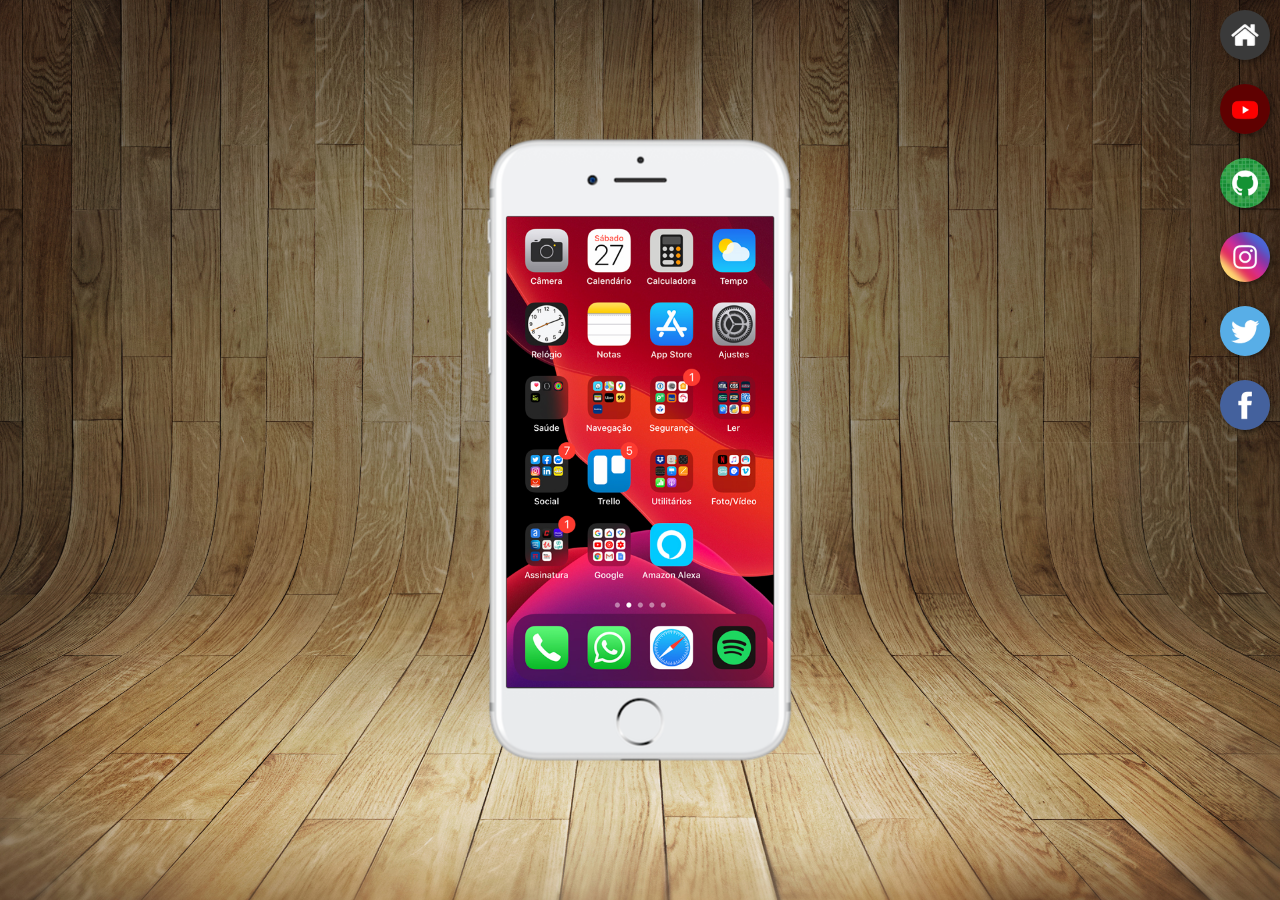
<file: index.html>
<!DOCTYPE html>
<html lang="pt-br">
<head>
    <meta charset="UTF-8">
    <meta name="viewport" content="width=device-width, initial-scale=1.0">
    <link rel="shortcut icon" href="pacote-d013/favicon.ico" type="image/x-icon">
    <link rel="stylesheet" href="estilos/style.css">
    <title>Projeto Redes Sociais</title>
</head>
<body>
    <main>
        <section id="telefone">
            <iframe src="paginas/home.html" name="tela" id="tela" frameborder="0">
                Seu navegador não é compatível com isso.
            </iframe>
        </section>
        <section id="redes-sociais">
            <a href="paginas/home.html" target="tela"><img src="pacote-d013/imagens/logo-home.jpg" alt="Home"></a> <br>
            <a href="paginas/youtube.html" target="tela"><img src="pacote-d013/imagens/logo-youtube.jpg" alt="Youtube"></a> <br>
            <a href="paginas/github.html" target="tela"><img src="pacote-d013/imagens/logo-github.jpg" alt="Github"></a> <br>
            <a href="paginas/instagram.html" target="tela"><img src="pacote-d013/imagens/logo-instagram.jpg" alt="Instagram"></a> <br>
            <a href="paginas/twitter.html" target="tela"><img src="pacote-d013/imagens/logo-twitter.jpg" alt="Twitter"></a> <br>
            <a href="paginas/facebook.html" target="tela"><img src="pacote-d013/imagens/logo-facebook.jpg" alt="Facebook"></a>
        </section>
    </main>
</body>
</html>
</file>
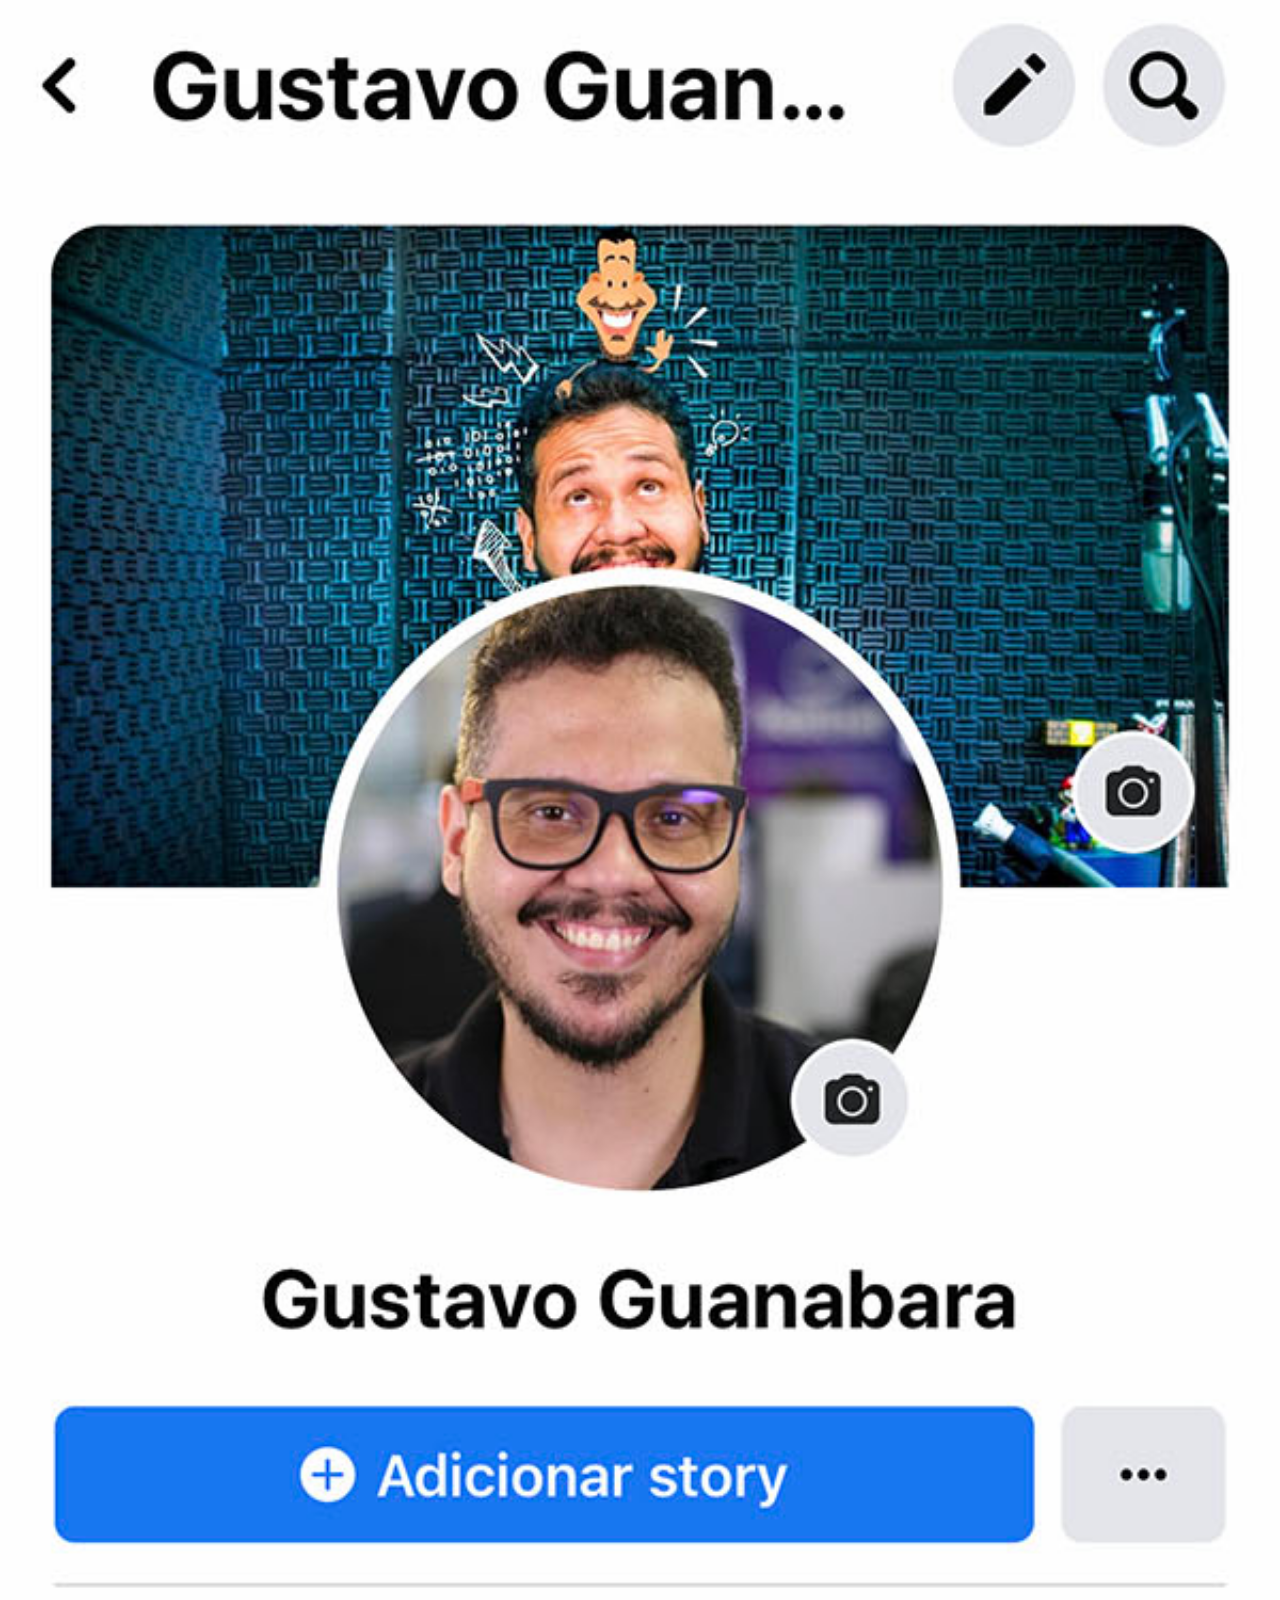
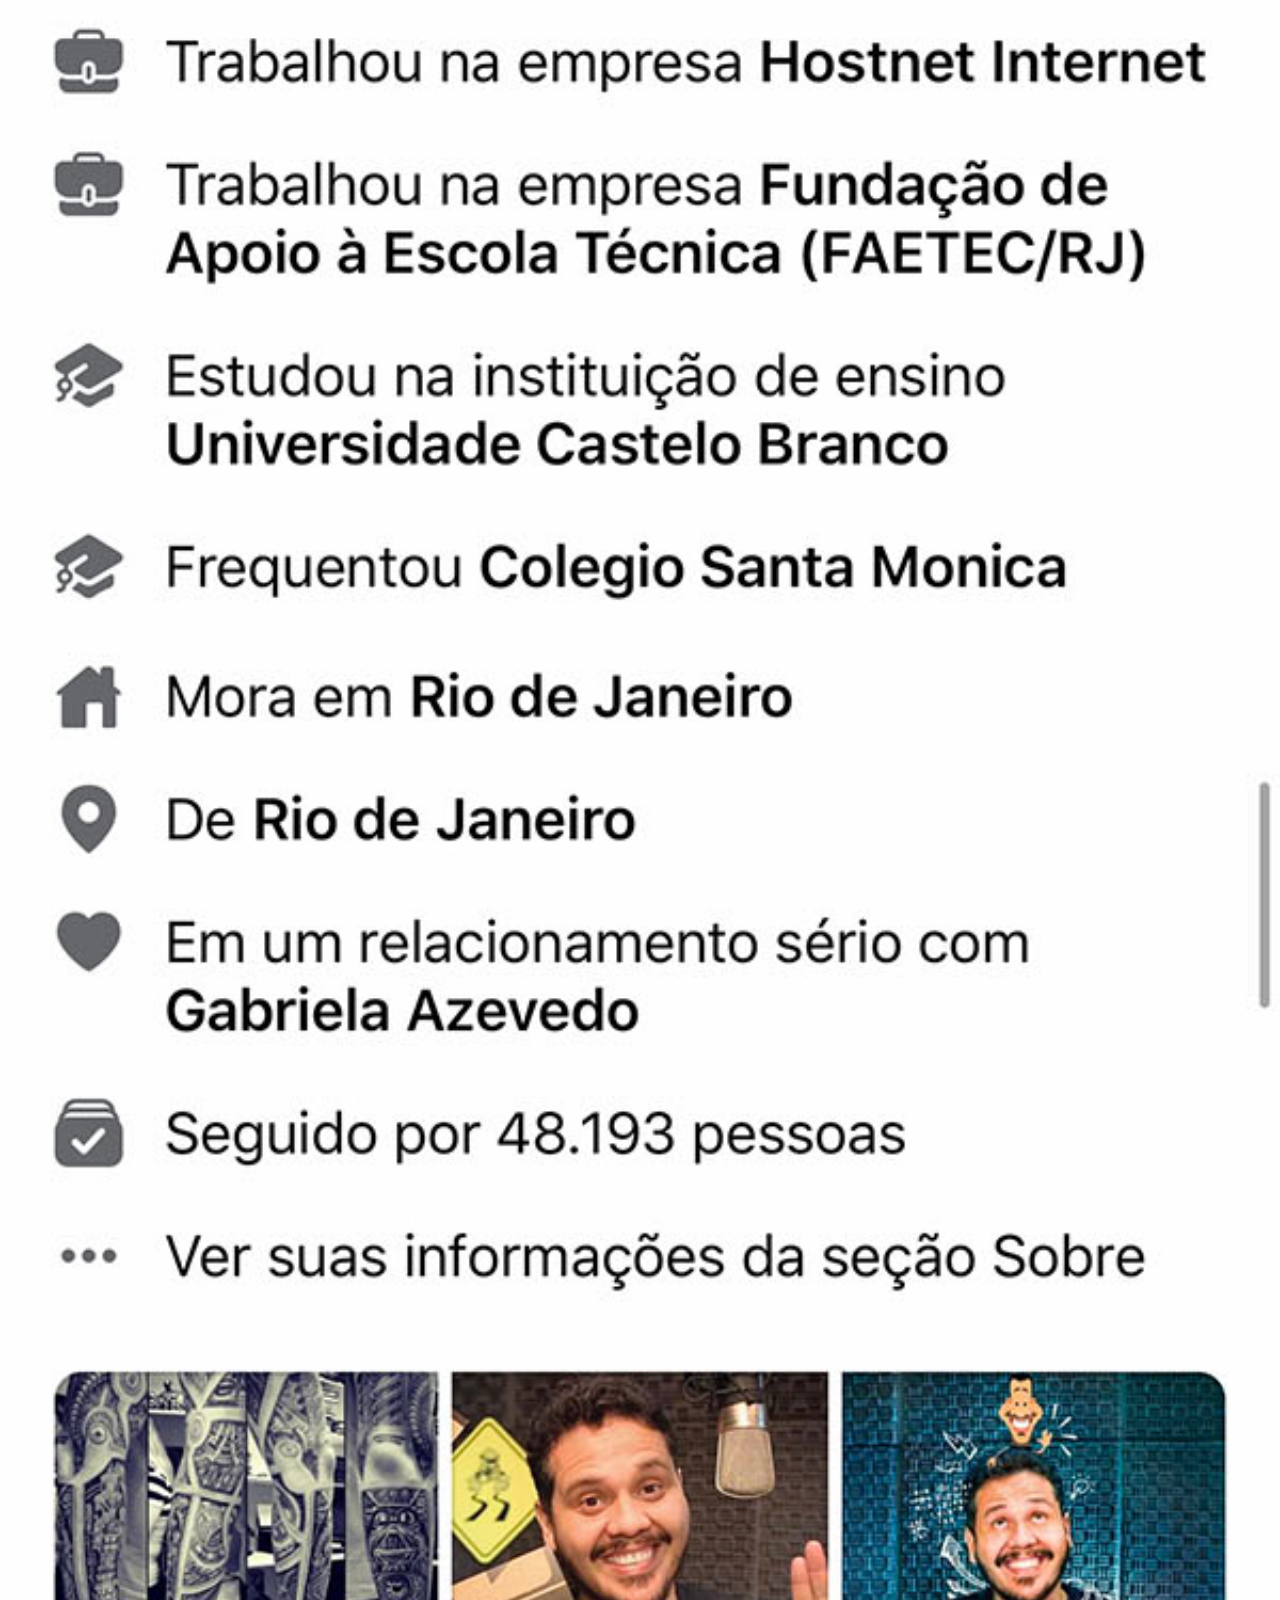
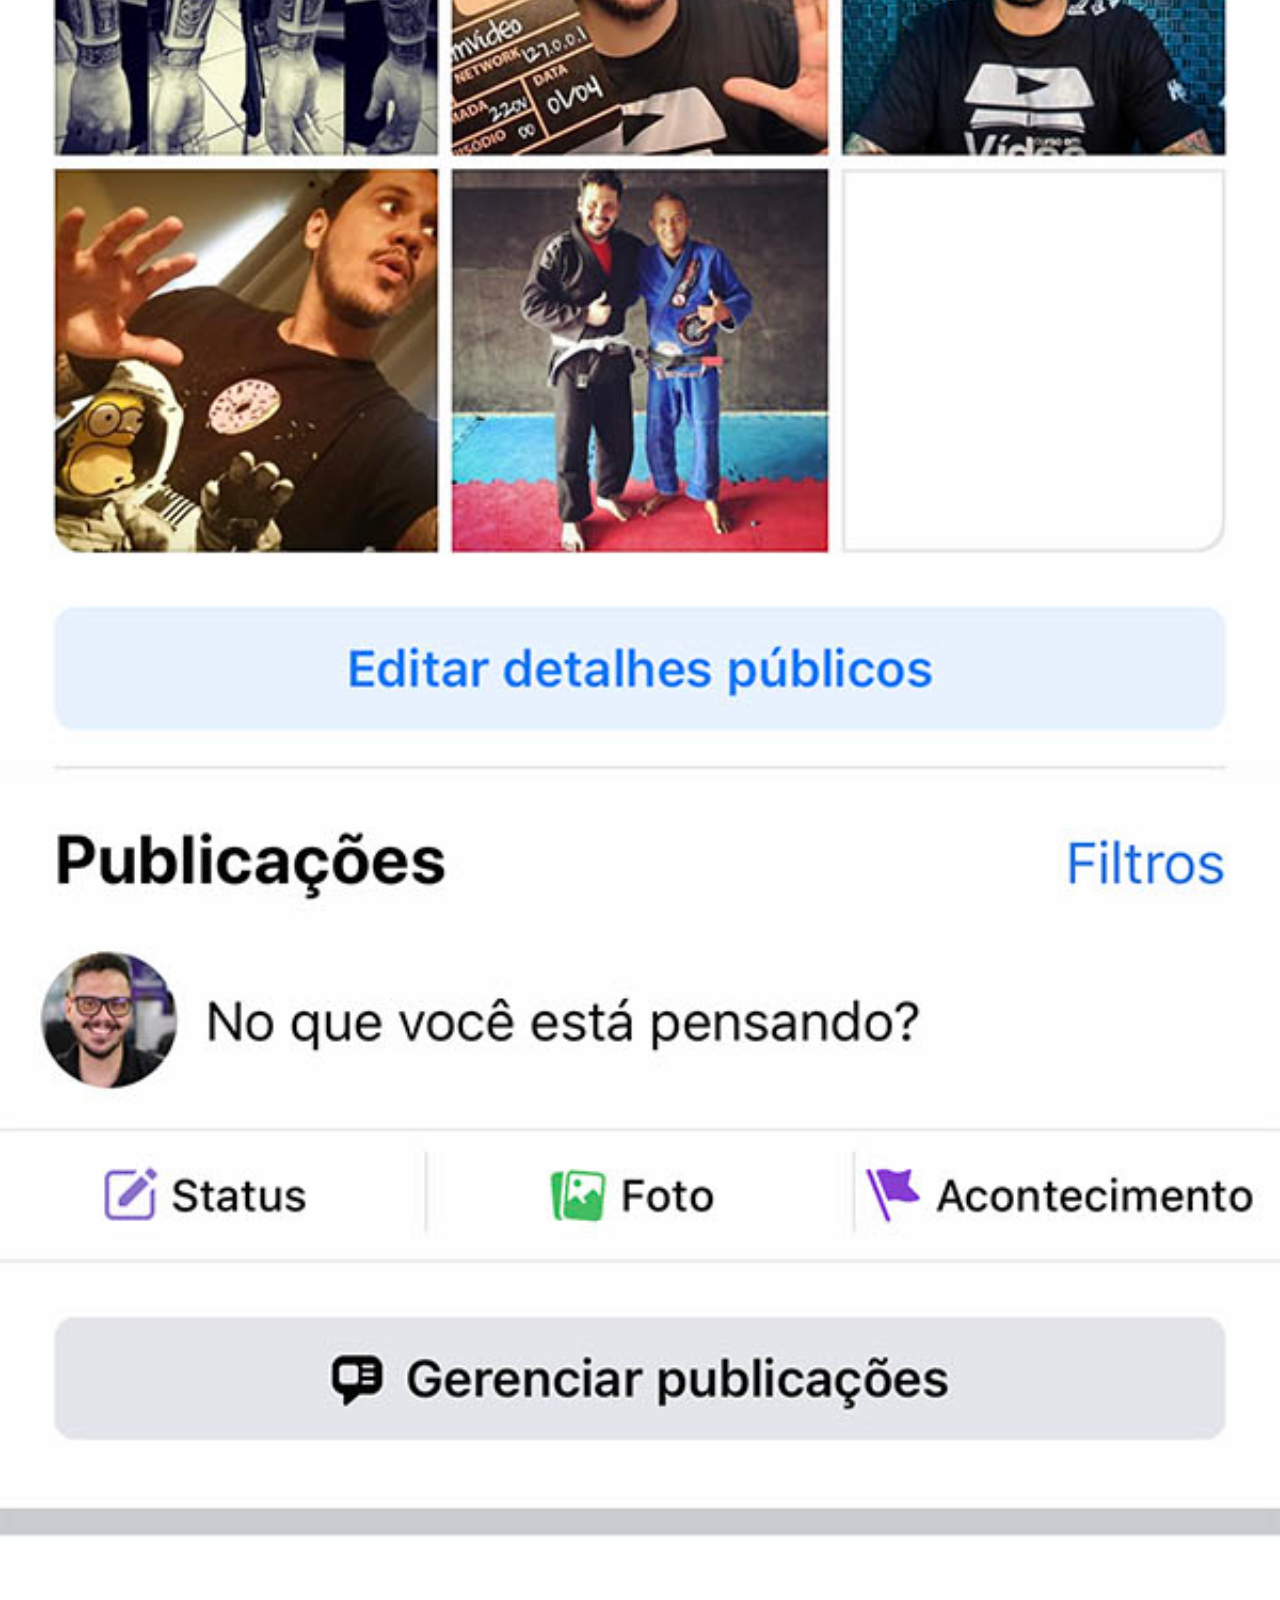
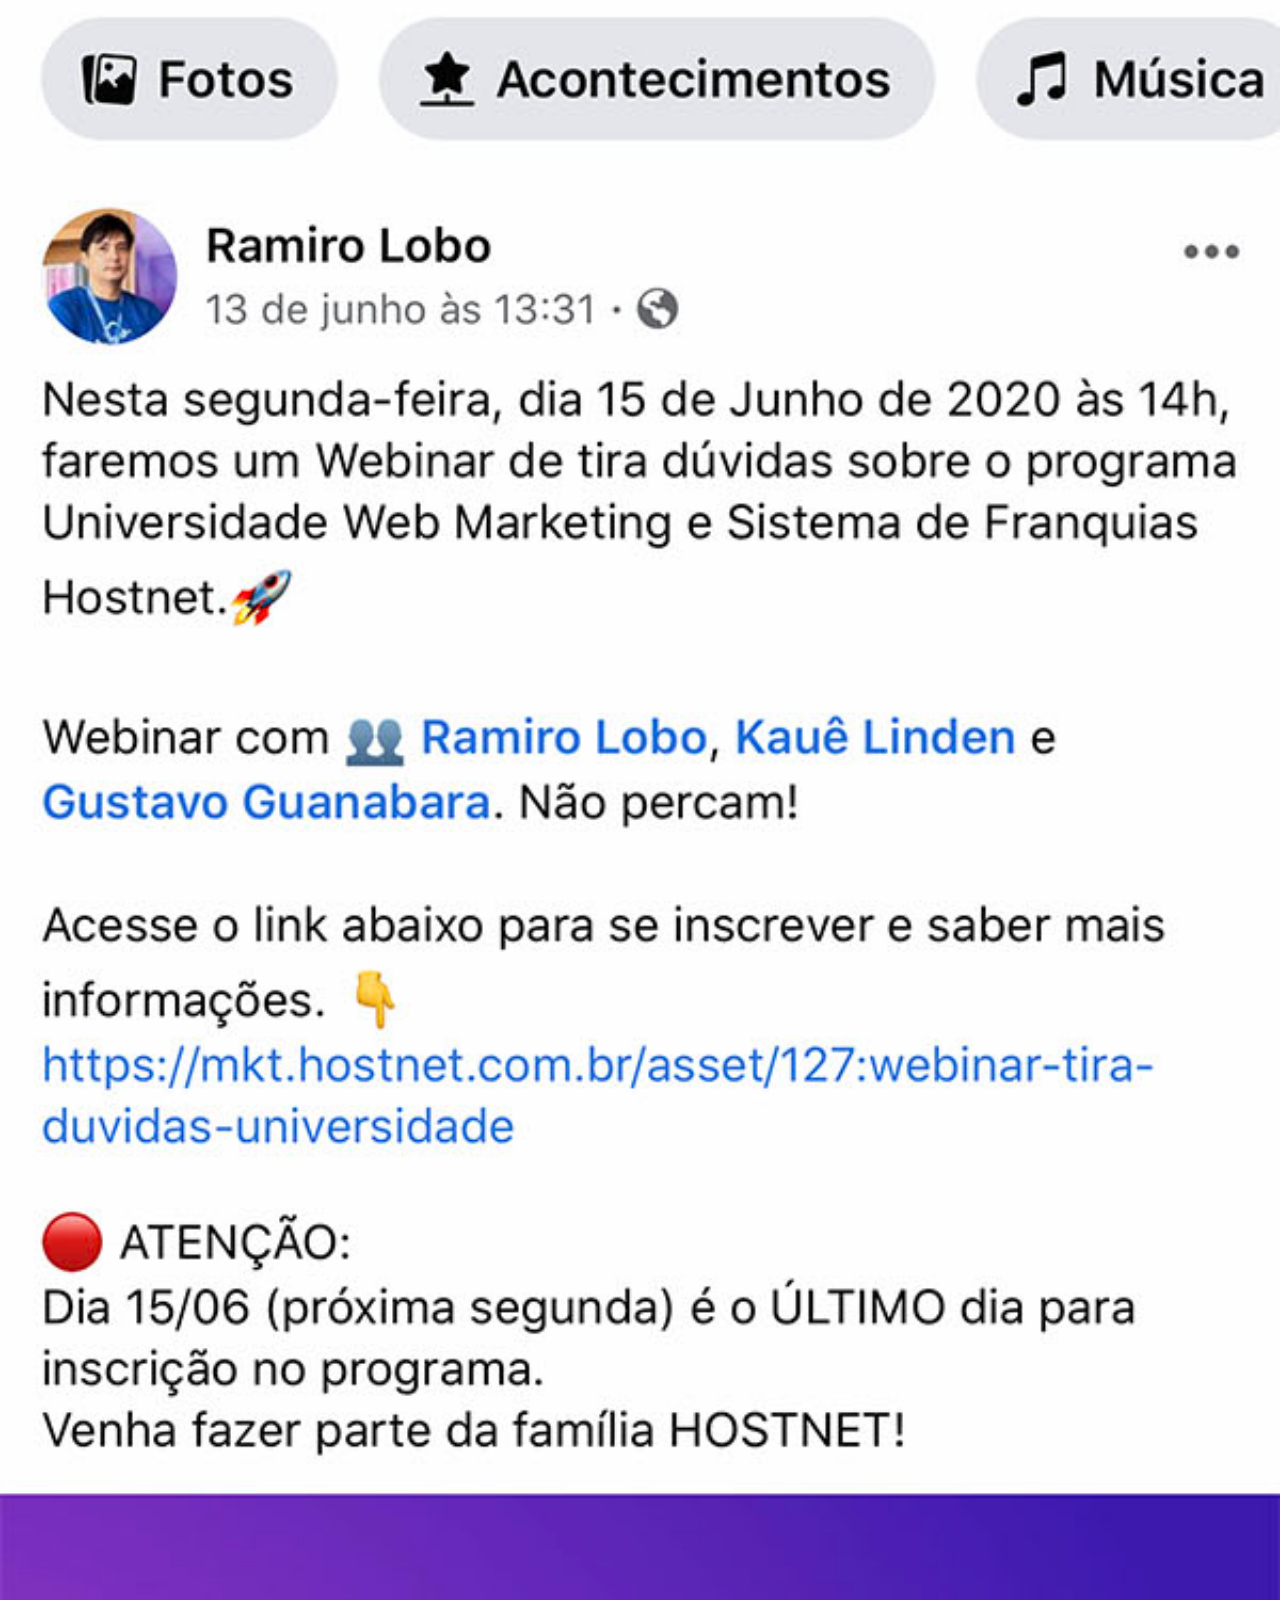
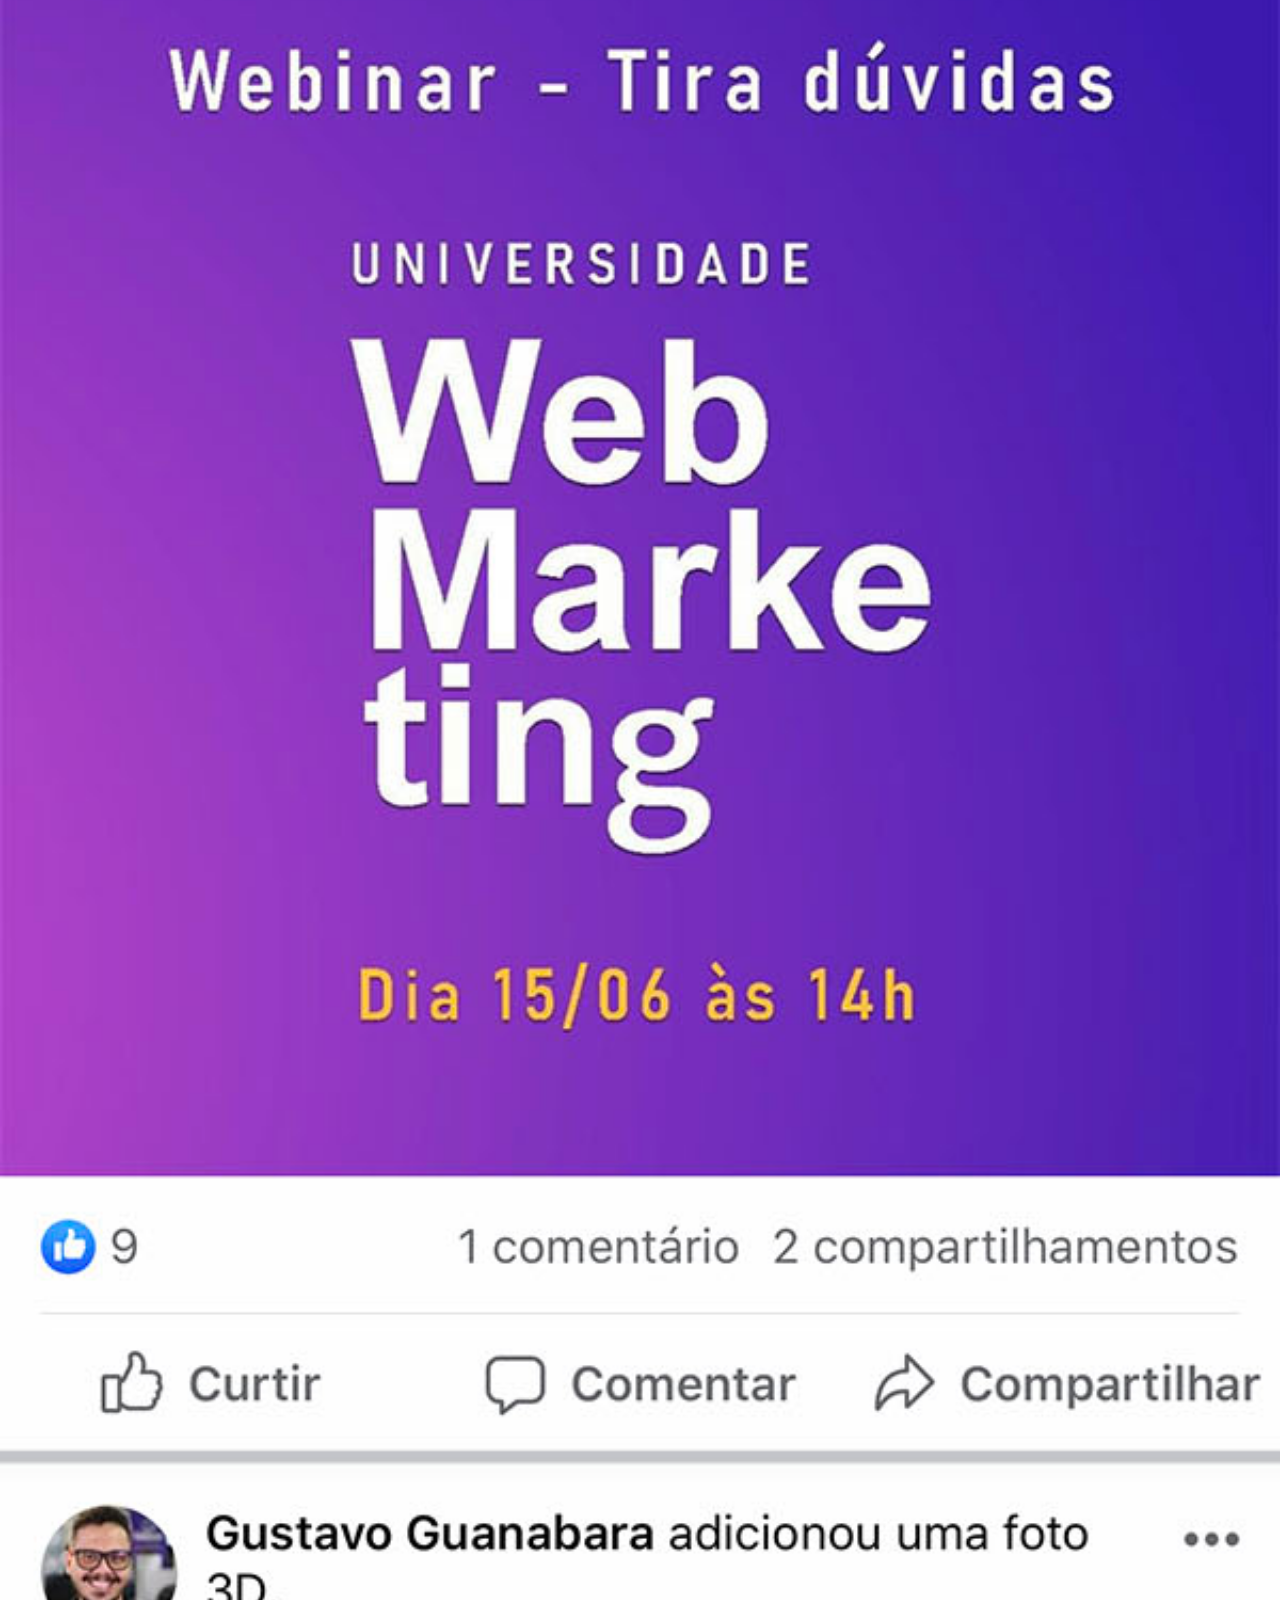
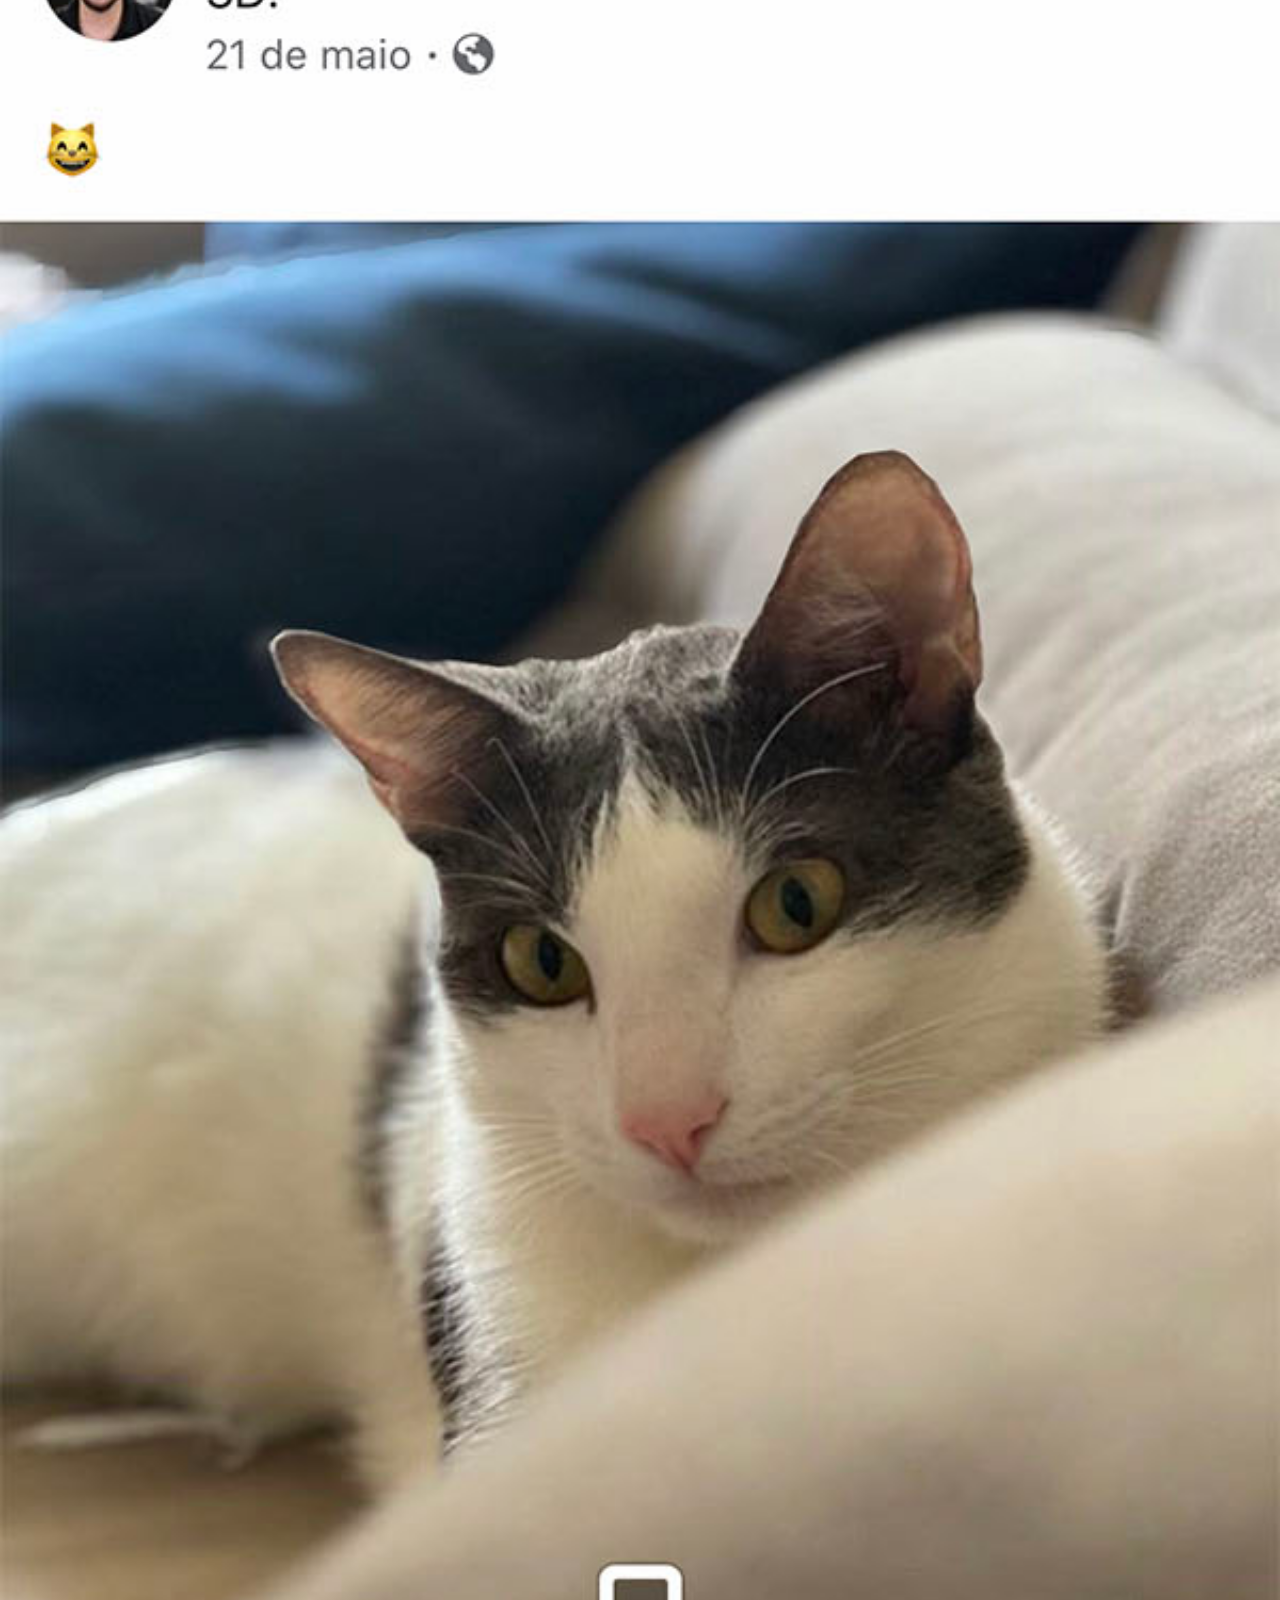
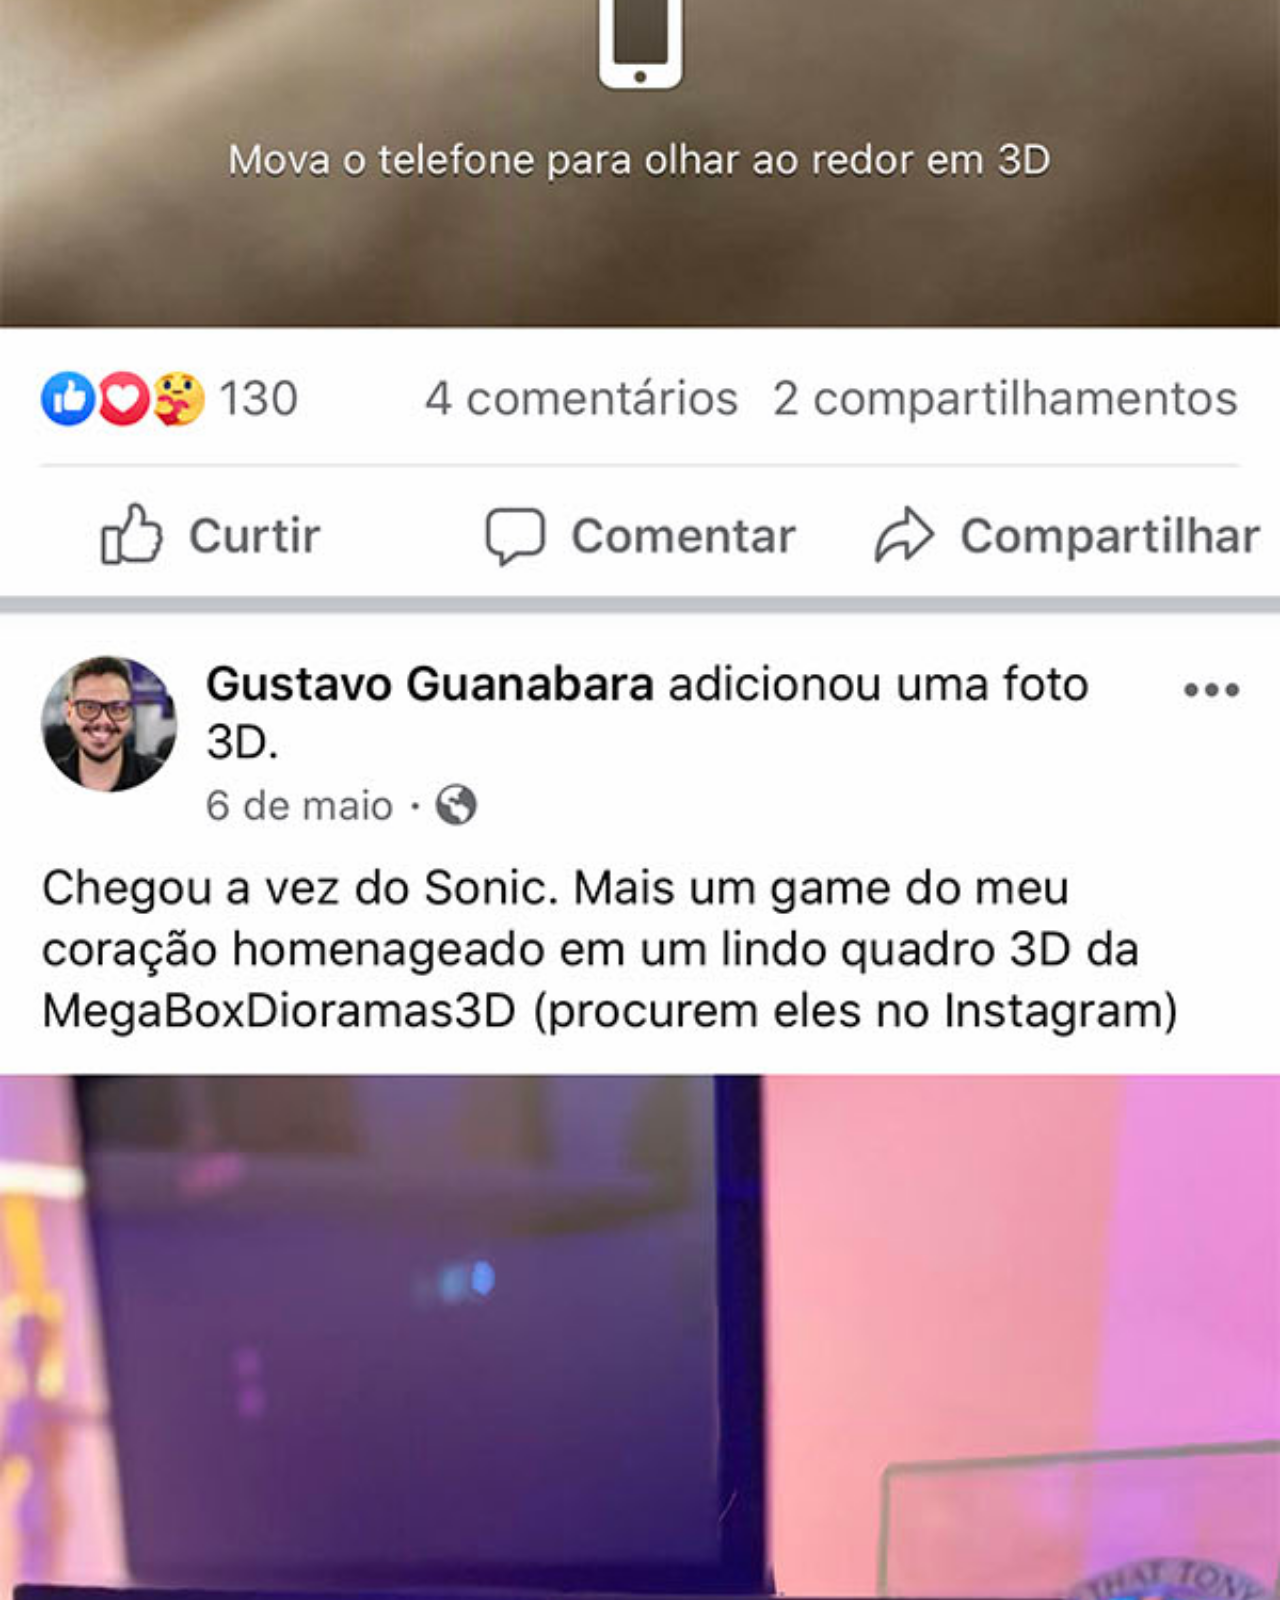
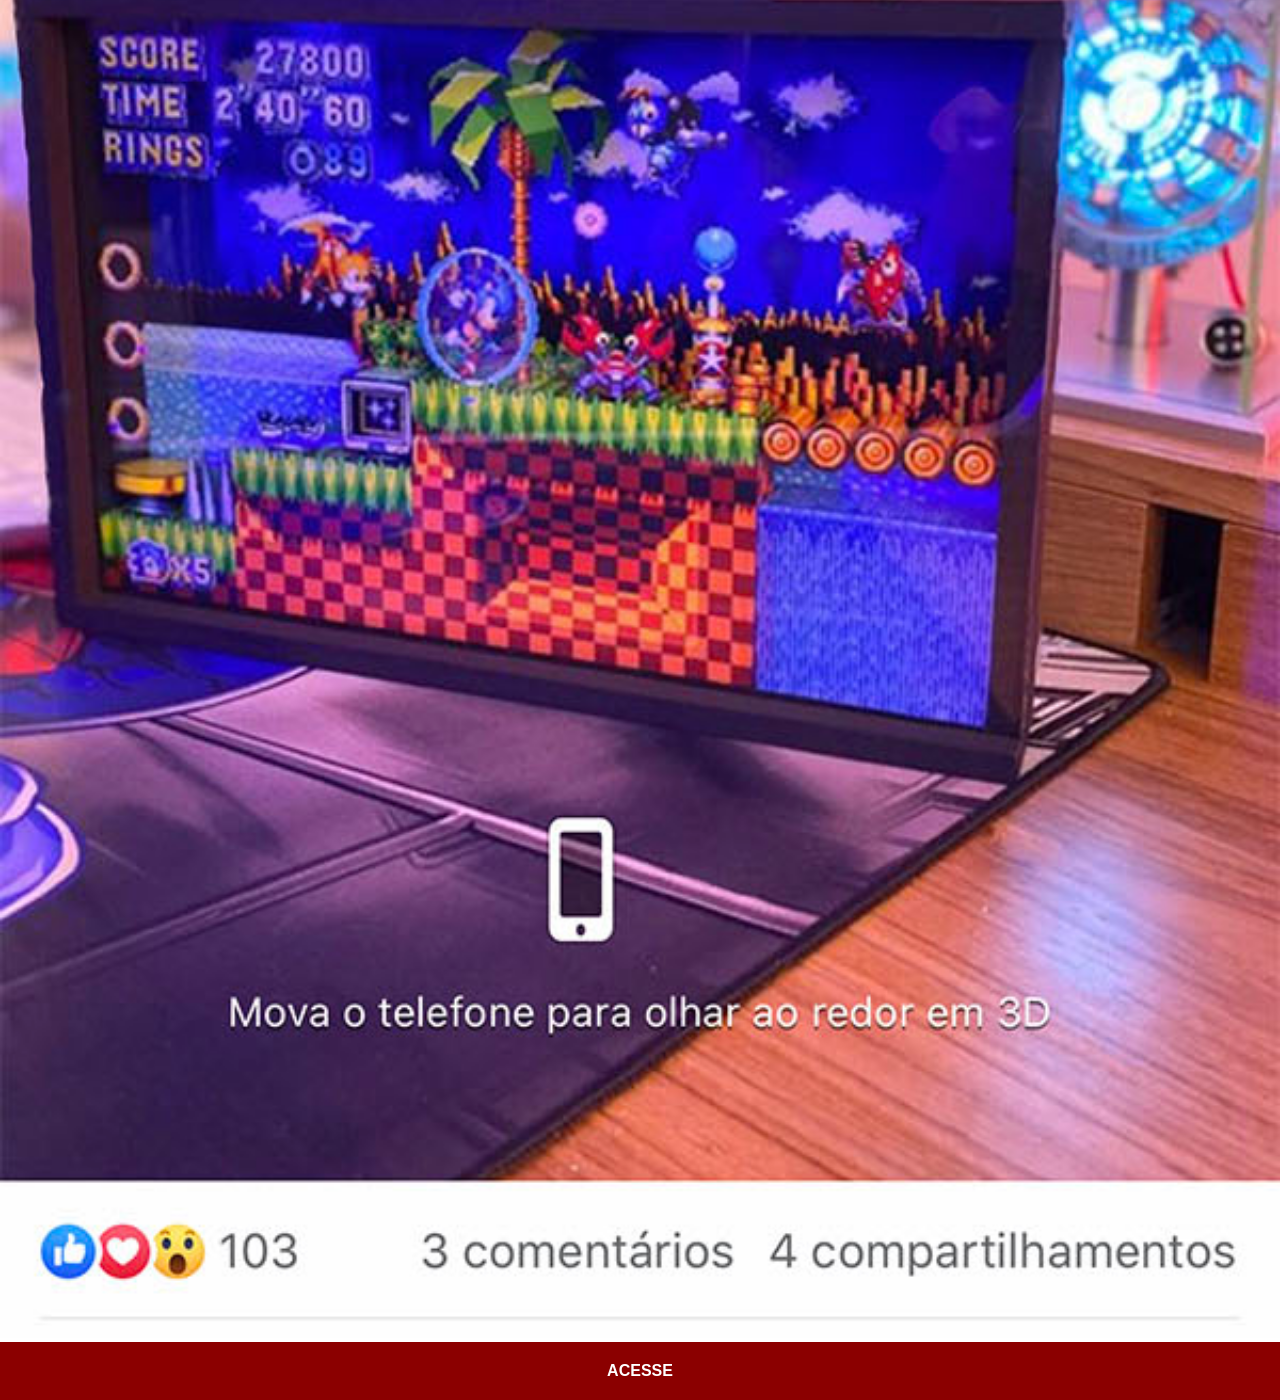
<file: paginas/facebook.html>
<!DOCTYPE html>
<html lang="en">
<head>
    <meta charset="UTF-8">
    <meta name="viewport" content="width=device-width, initial-scale=1.0">
    <link rel="stylesheet" href="../estilos/social.css">
    <title>Facebook</title>
</head>
<body>
    <img src="../pacote-d013/imagens/tela-facebook.jpg" alt="Facebook">
    <a href="https://www.facebook.com/CursosEmVideo/?locale=pt_BR" target="_blank">ACESSE</a>
</body>
</html>
</file>
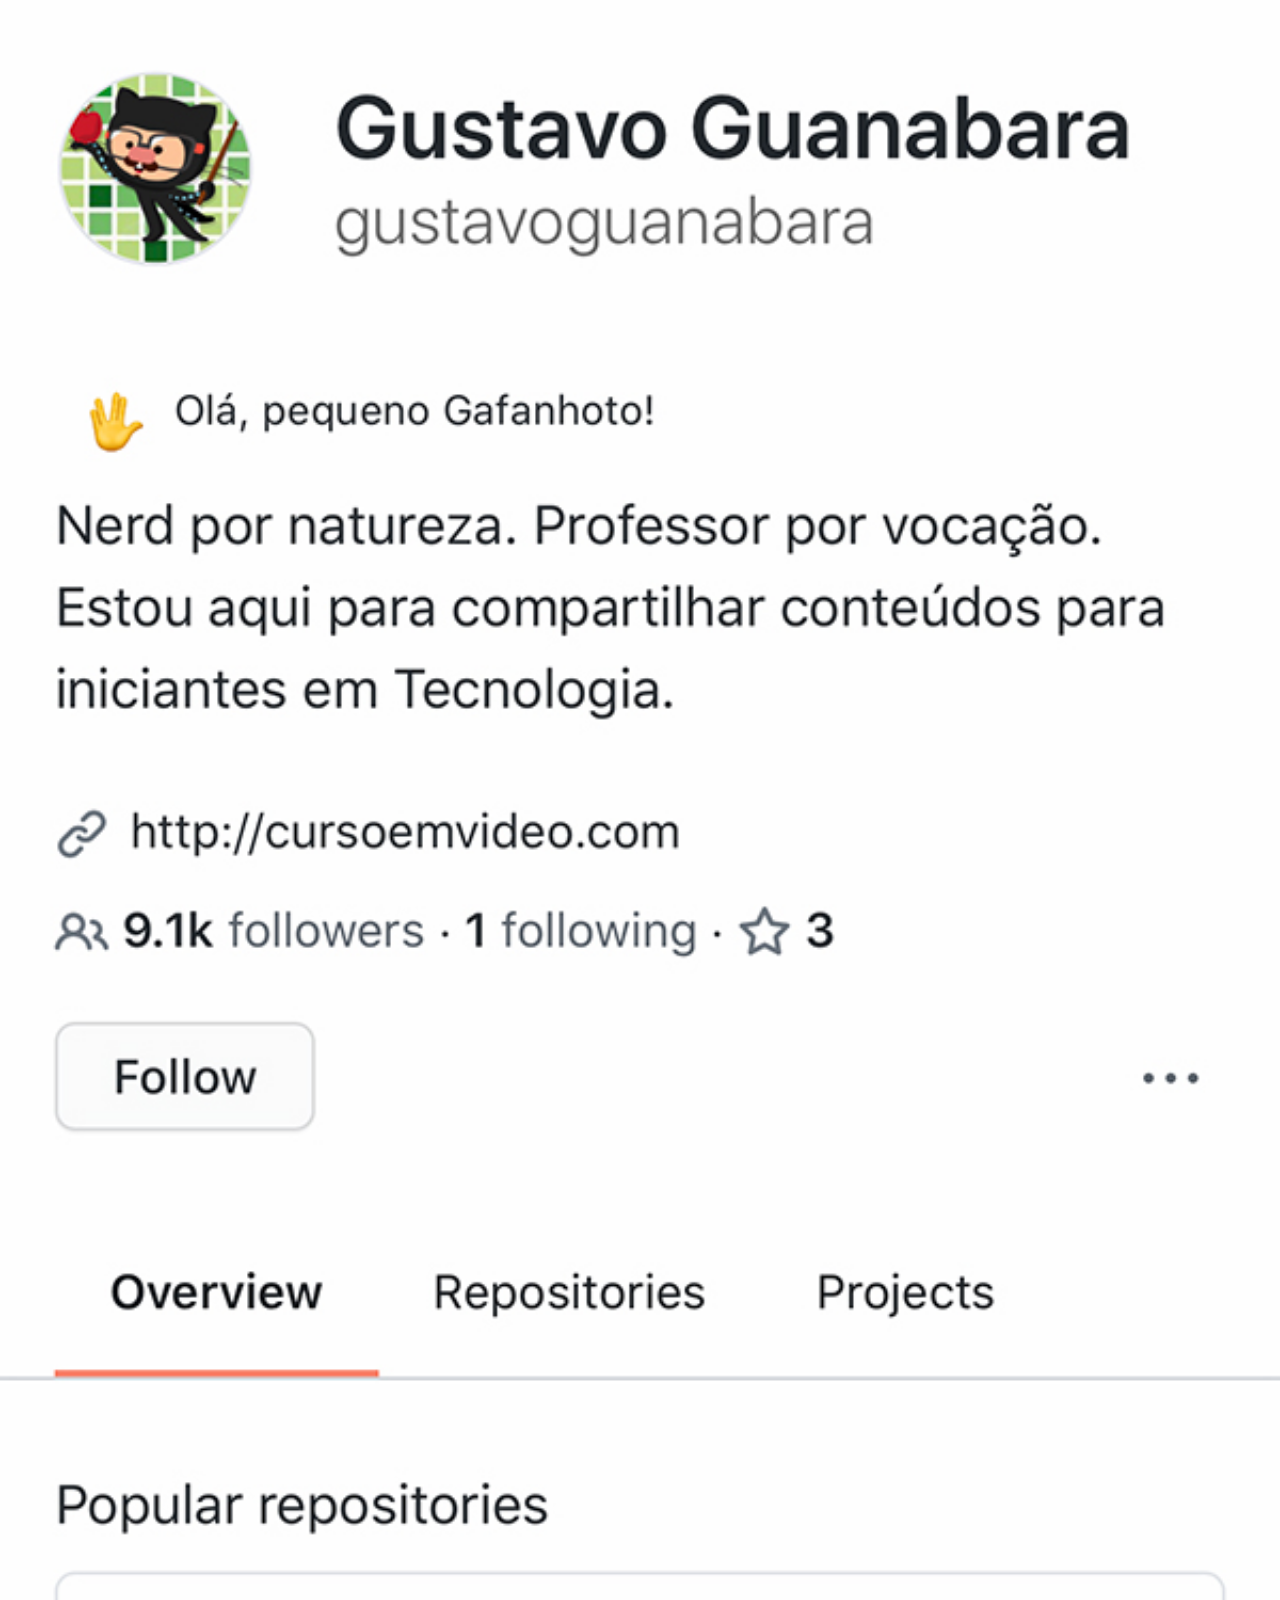
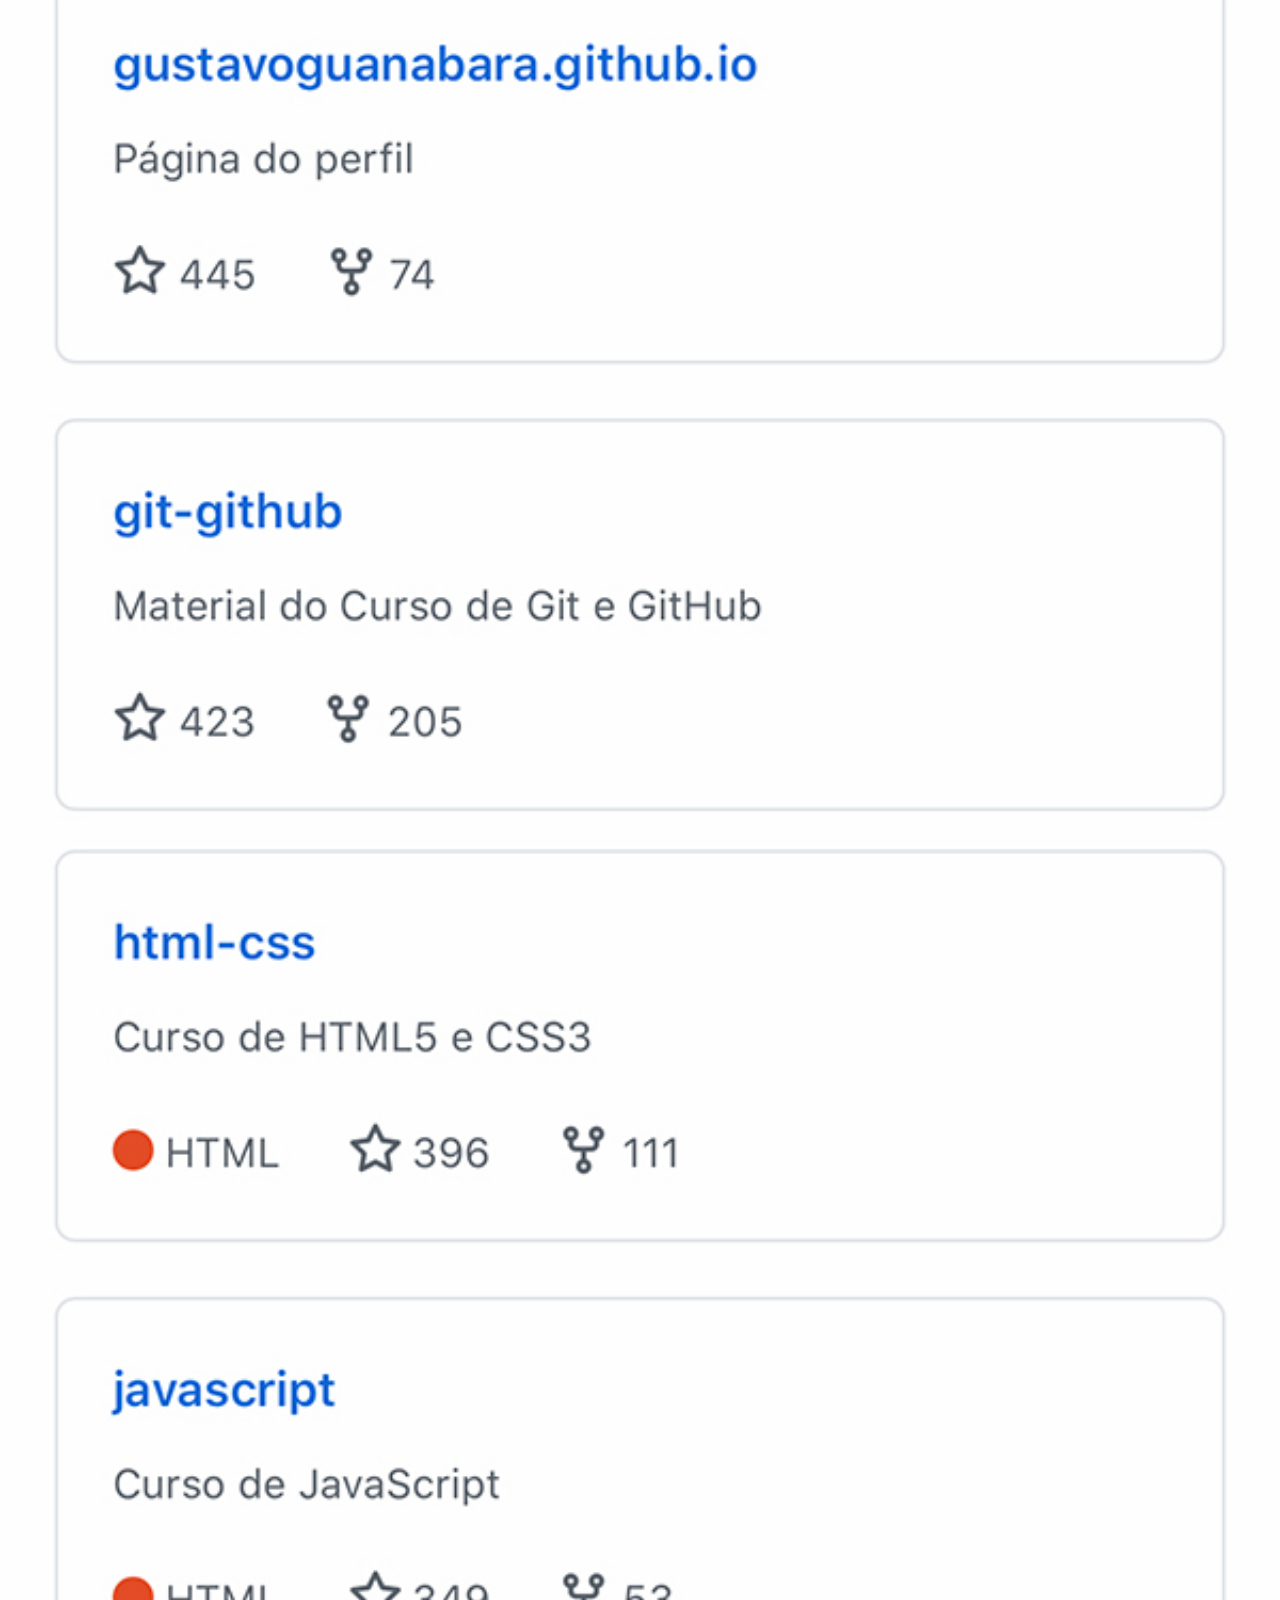
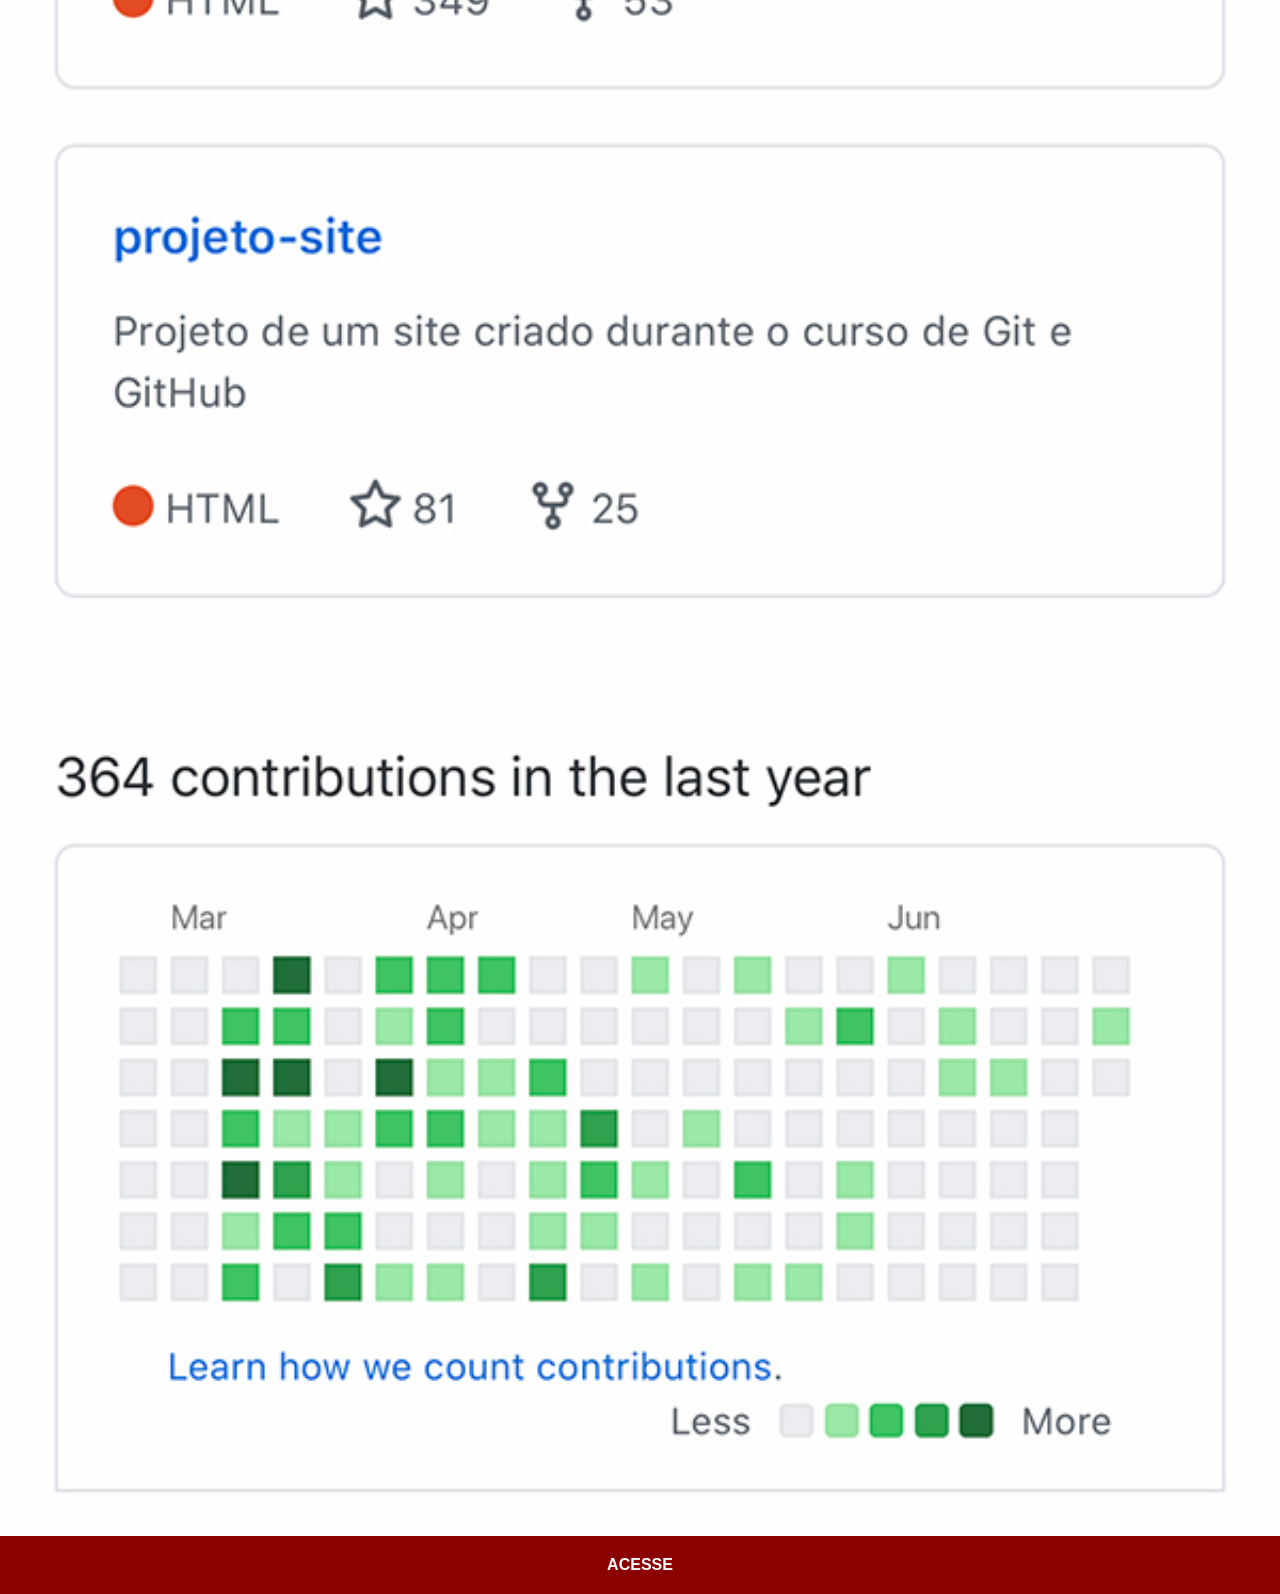
<file: paginas/github.html>
<!DOCTYPE html>
<html lang="pt-br">
<head>
    <meta charset="UTF-8">
    <meta name="viewport" content="width=device-width, initial-scale=1.0">
    <link rel="stylesheet" href="../estilos/social.css">
    <title>Github</title>
</head>
<body>
    <img src="../pacote-d013/imagens/tela-github.jpg" alt="GitHub">
    <a href="https://github.com/gustavoguanabara" target="_blank">ACESSE</a>
    
</body>
</html>
</file>
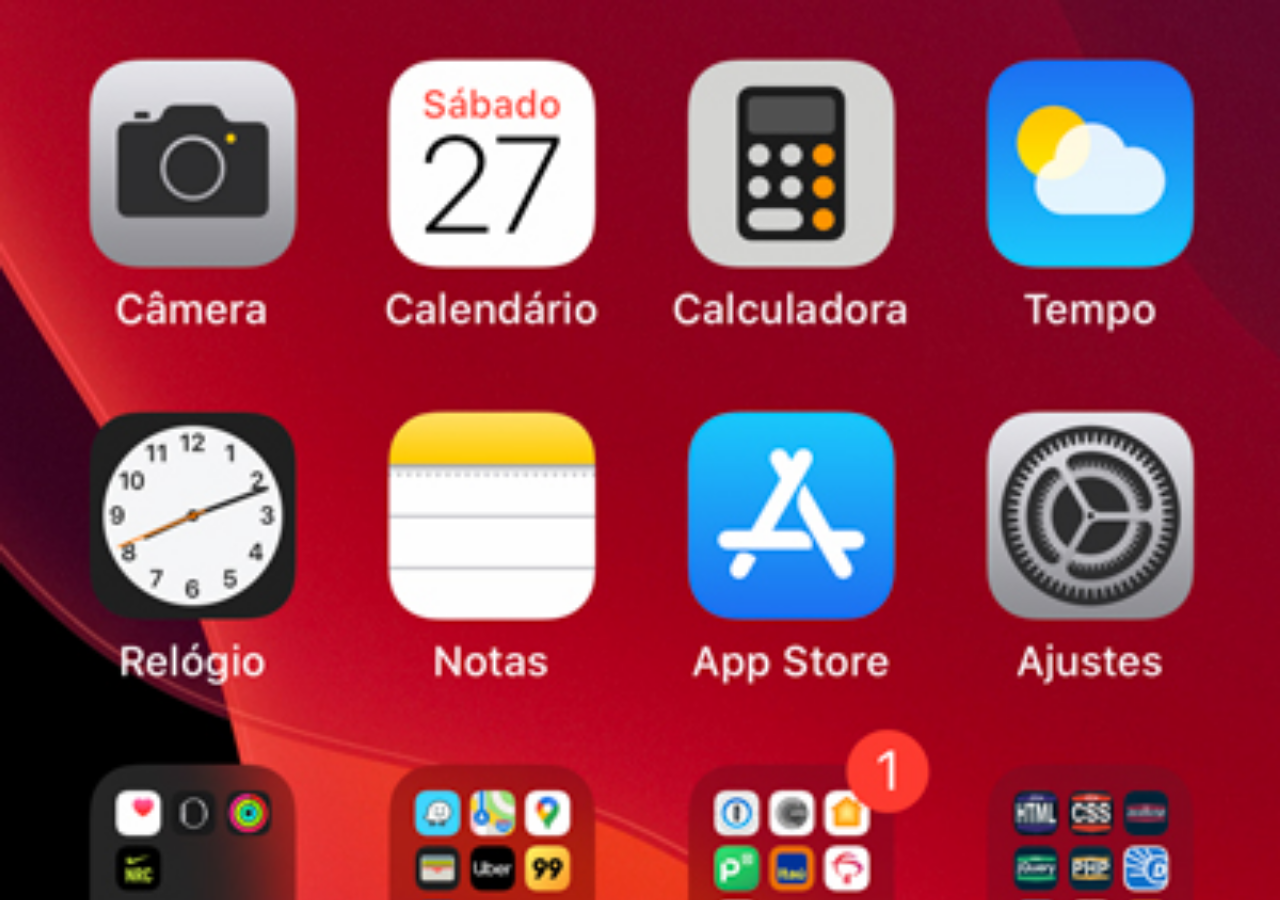
<file: paginas/home.html>
<!DOCTYPE html>
<html lang="PT-BR">
<head>
    <meta charset="UTF-8">
    <meta name="viewport" content="width=device-width, initial-scale=1.0">
    <title>home</title>
    <style>
        *{
            margin: 0px;
            padding: 0px;
        }

        body{
            width: 100vw;
            height: 100vh;
            background: black url(../pacote-d013/imagens/tela-home.jpg) top center / cover no-repeat;
        }
    </style>
</head>
<body>
    
</body>
</html>
</file>
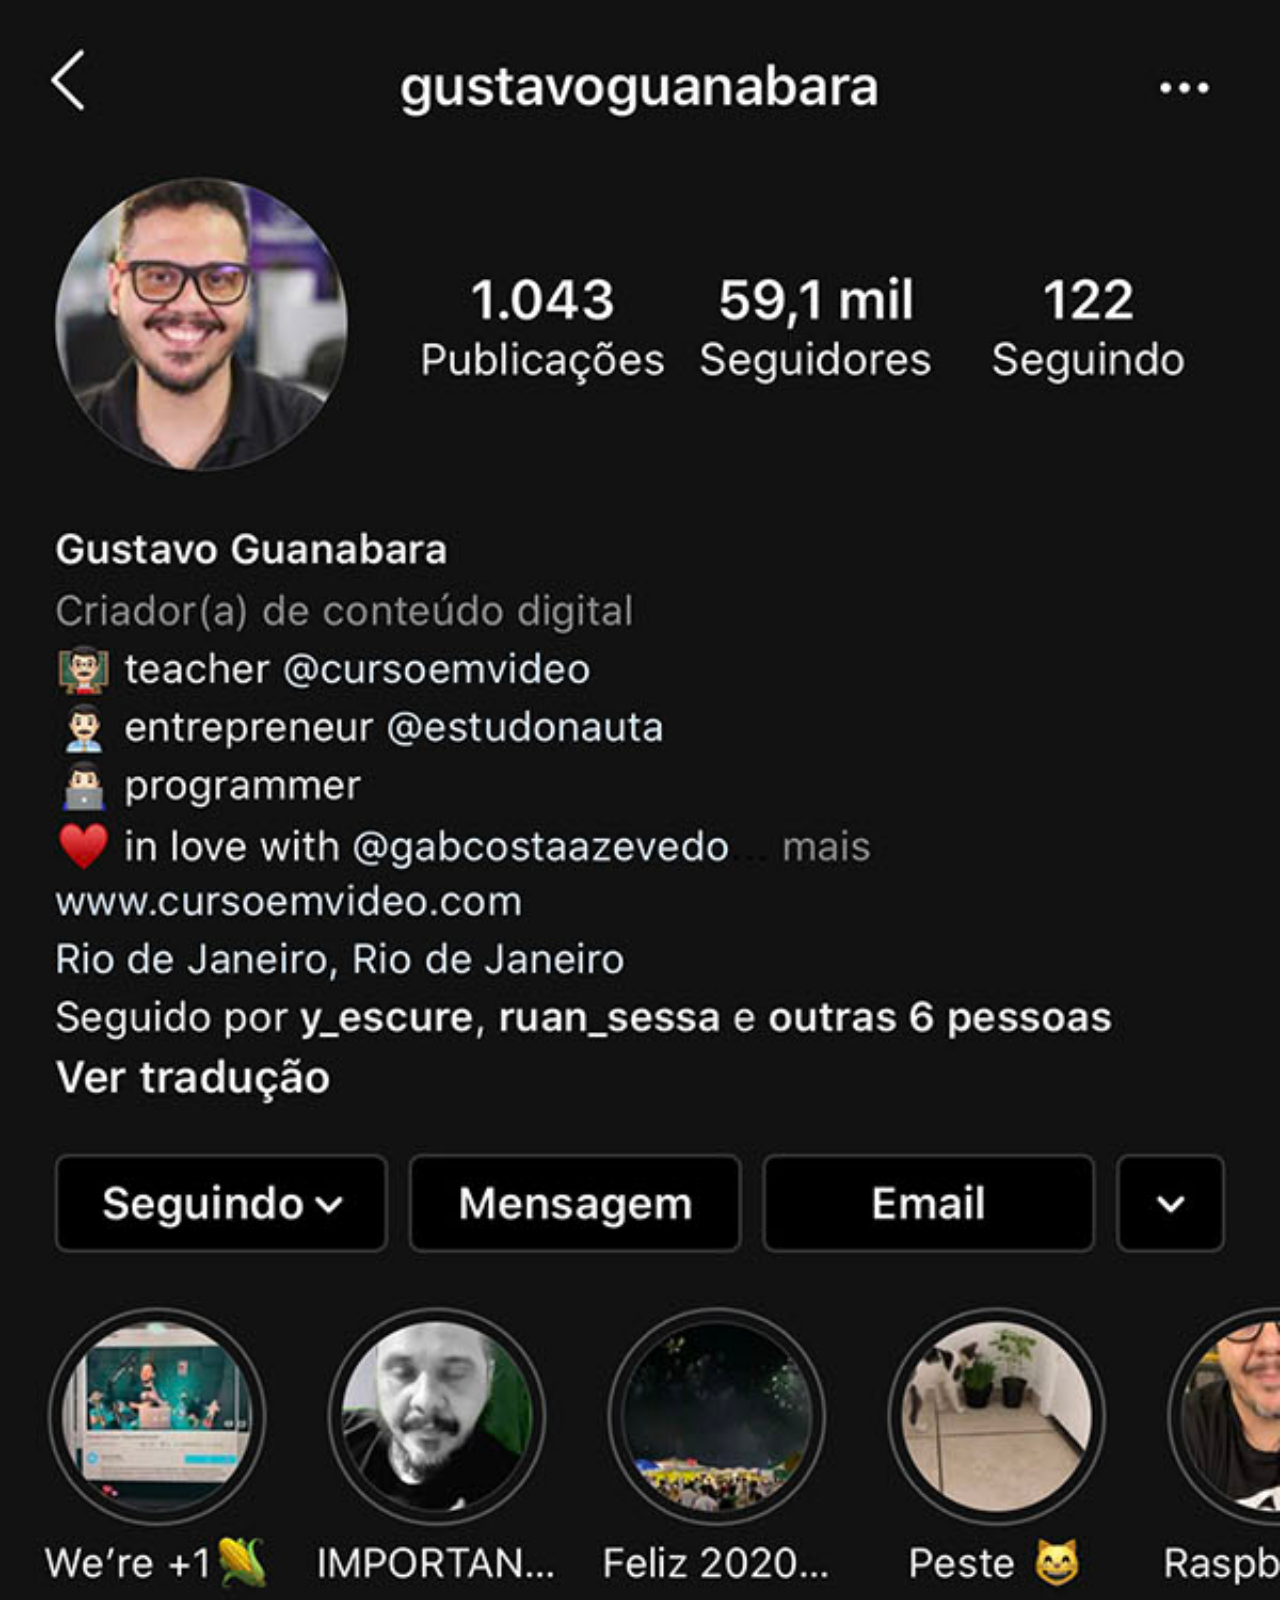
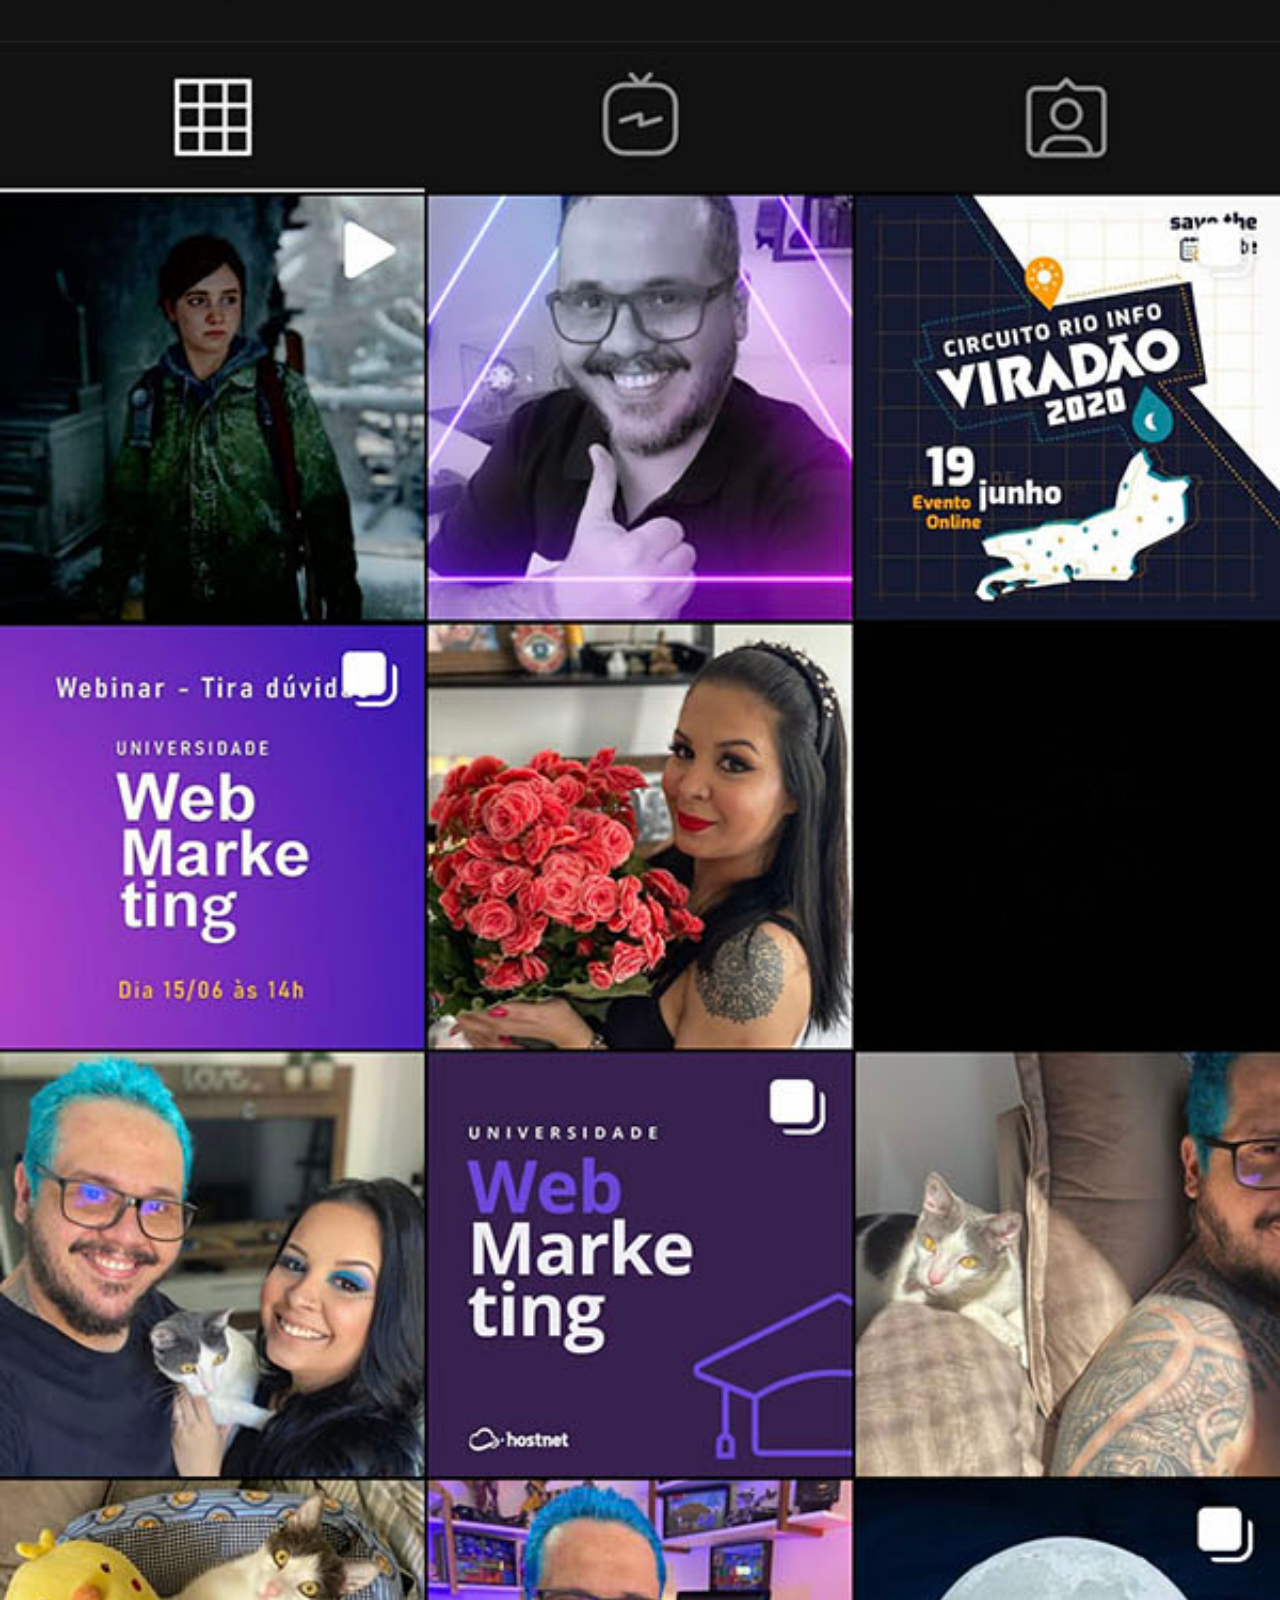
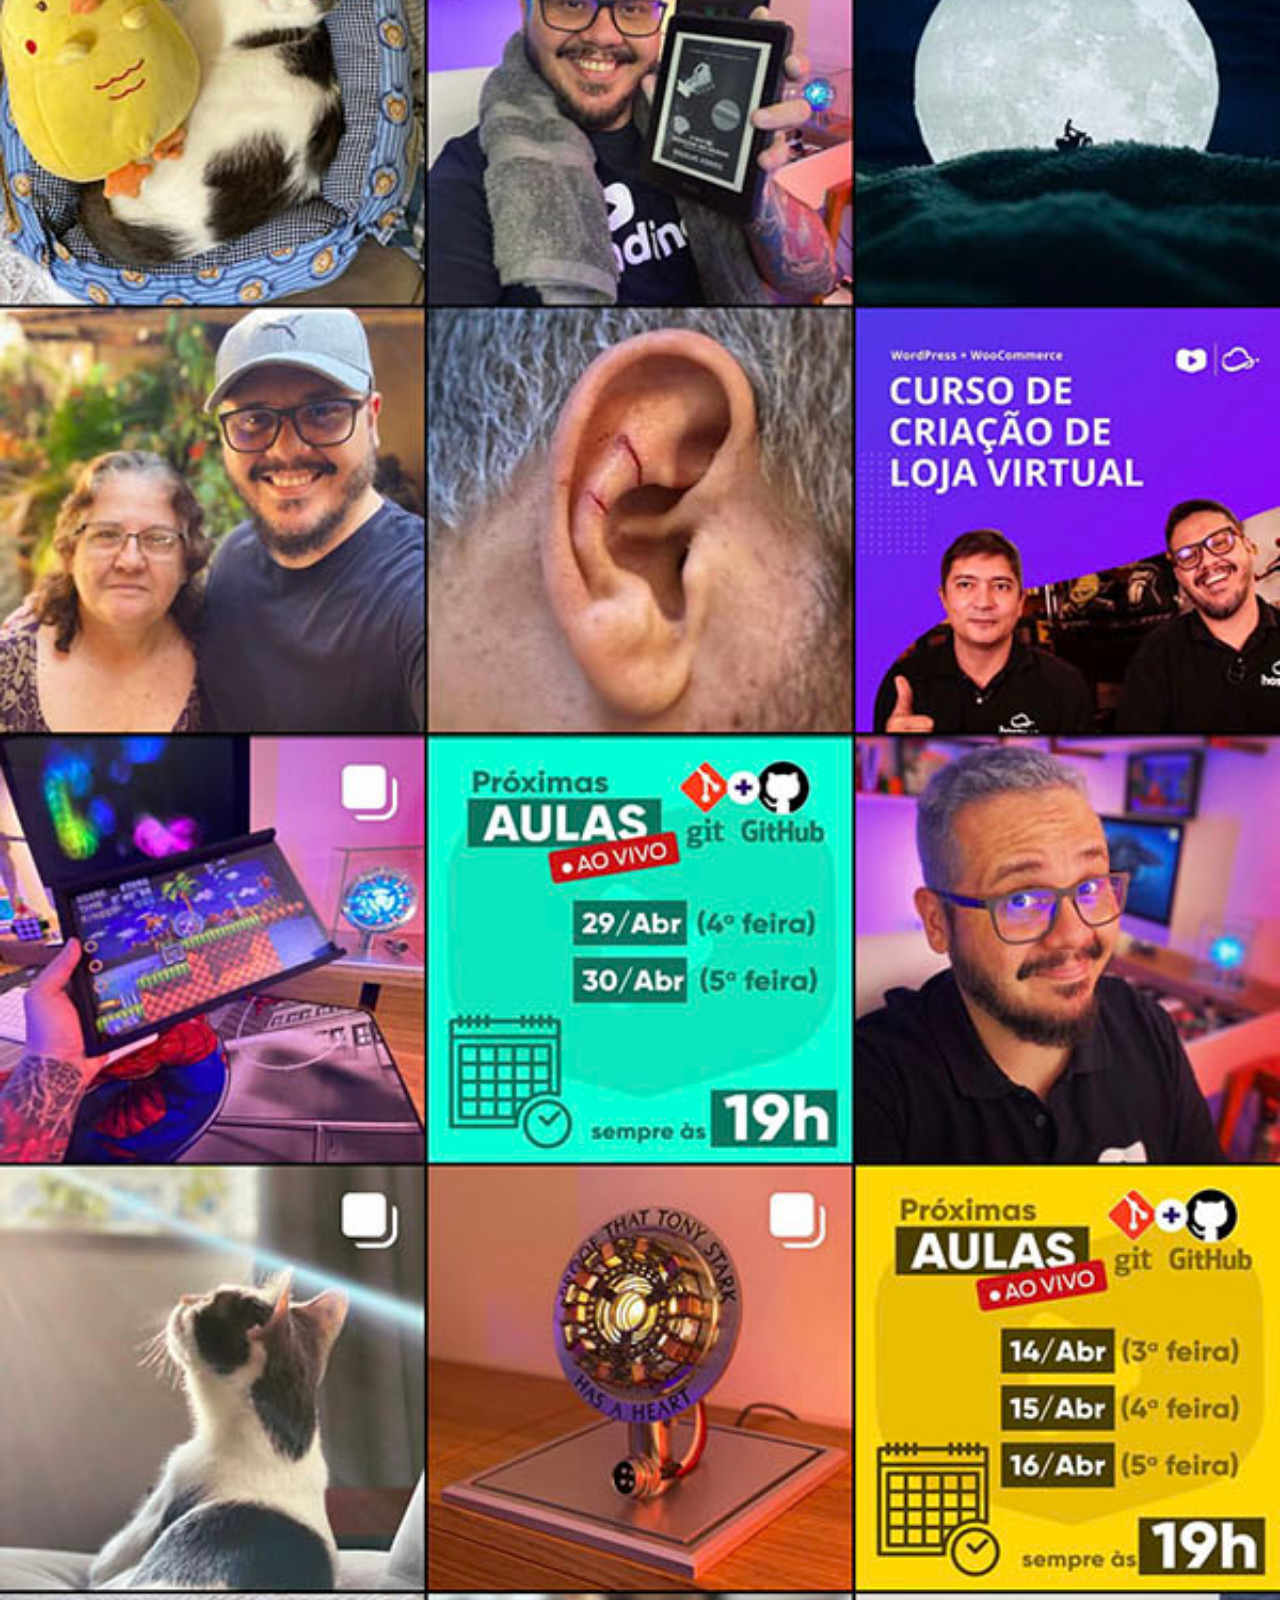
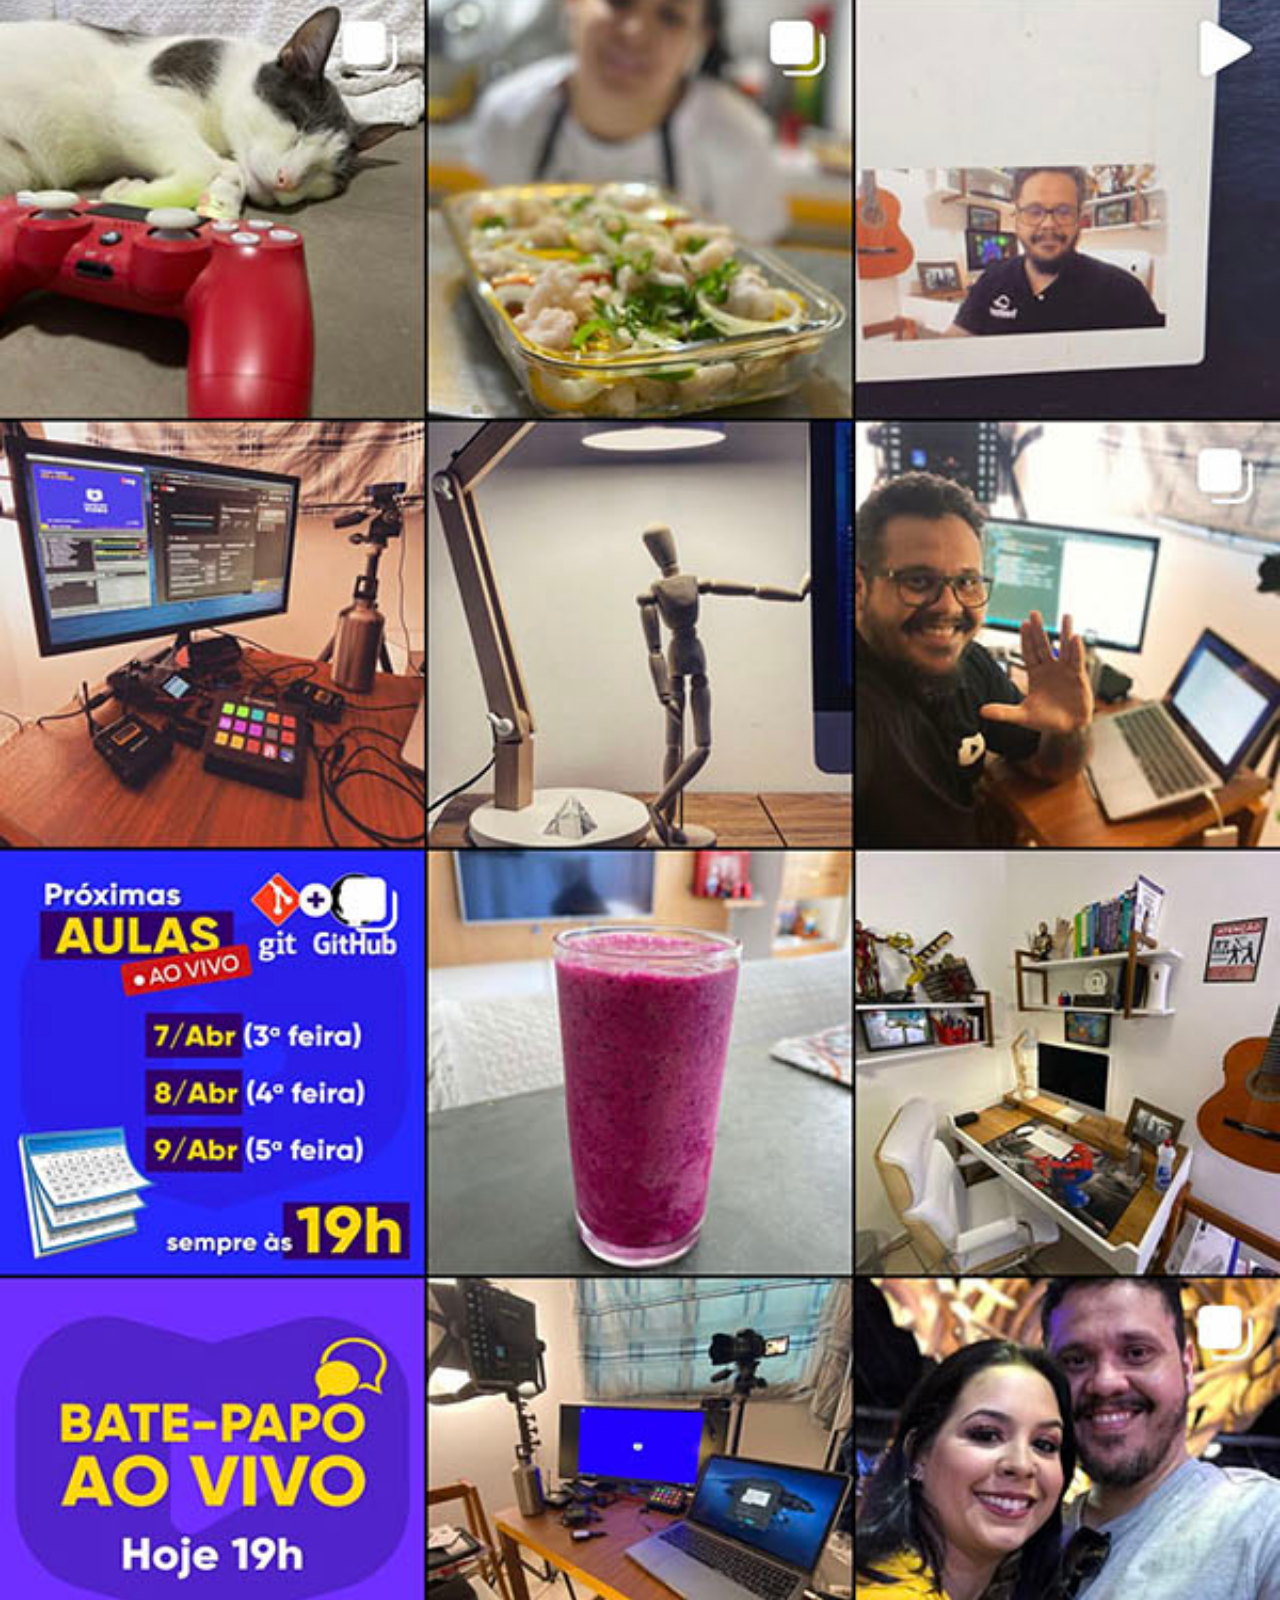
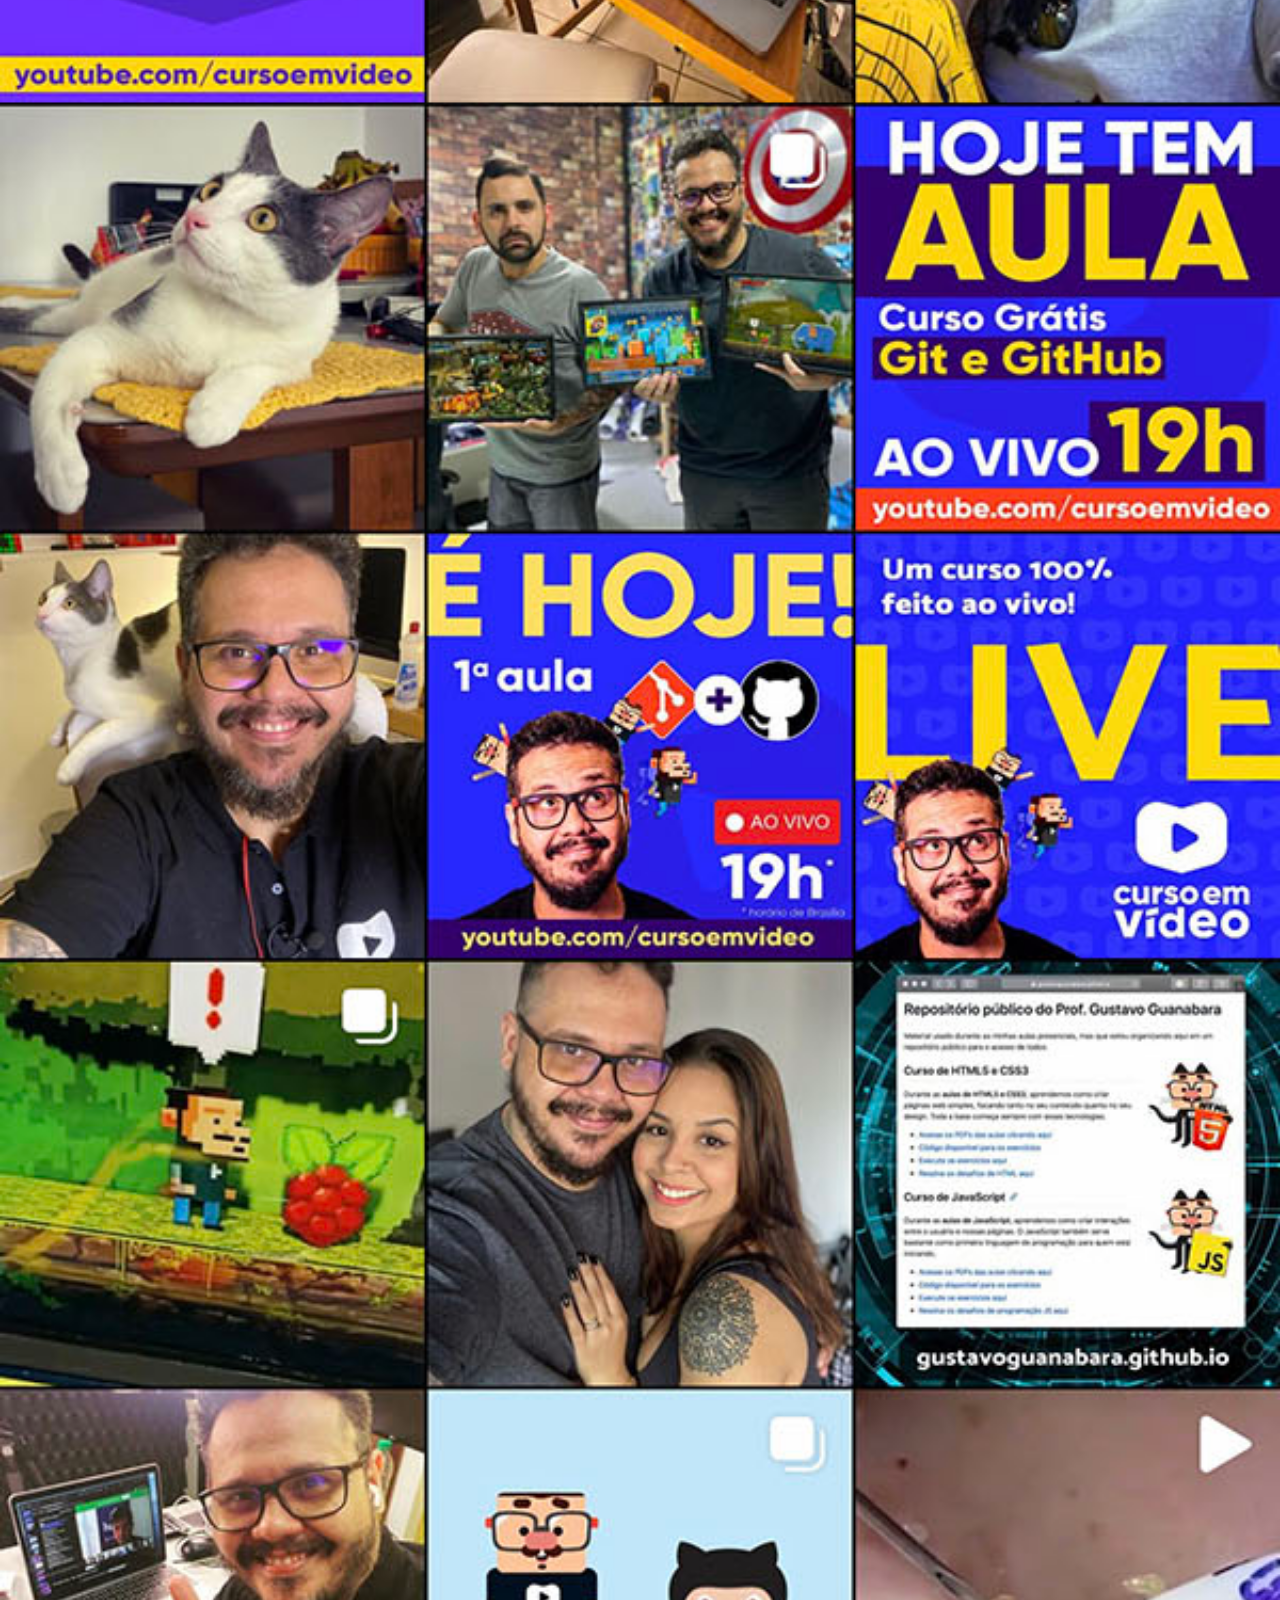
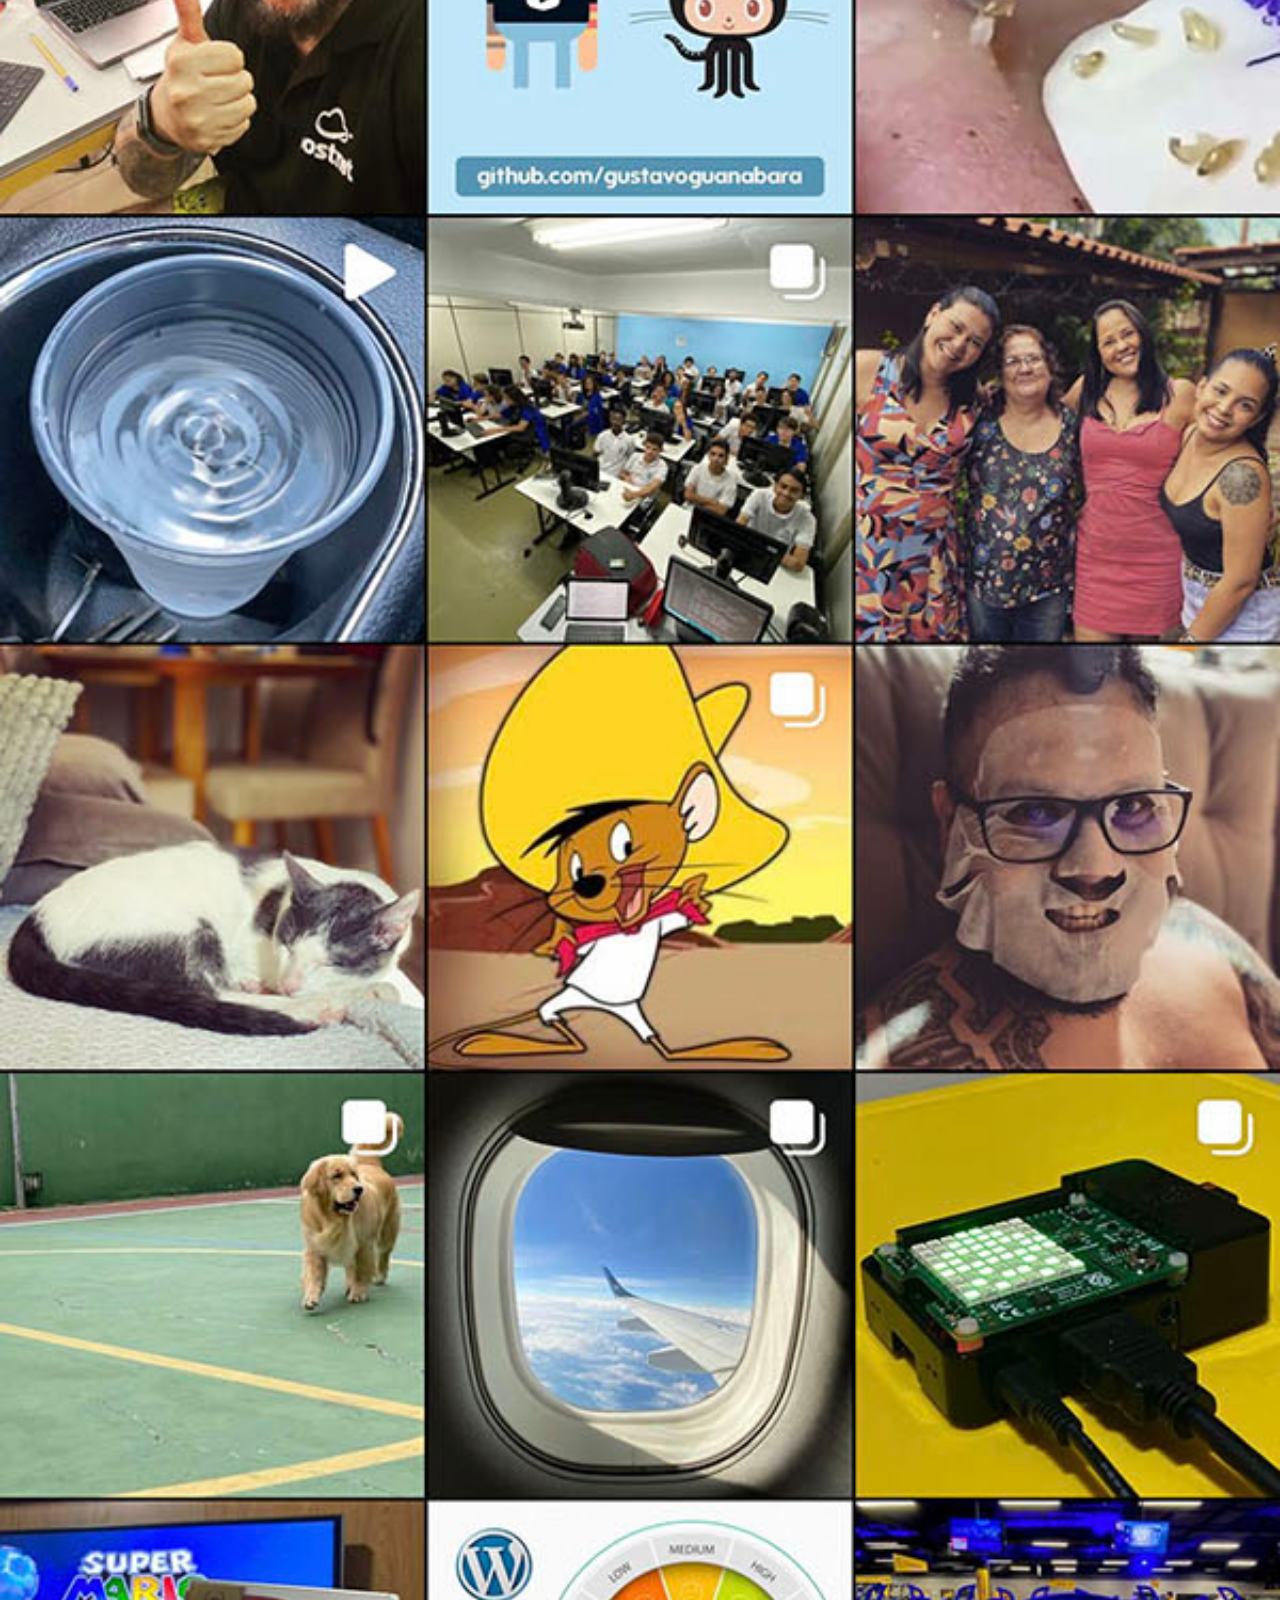
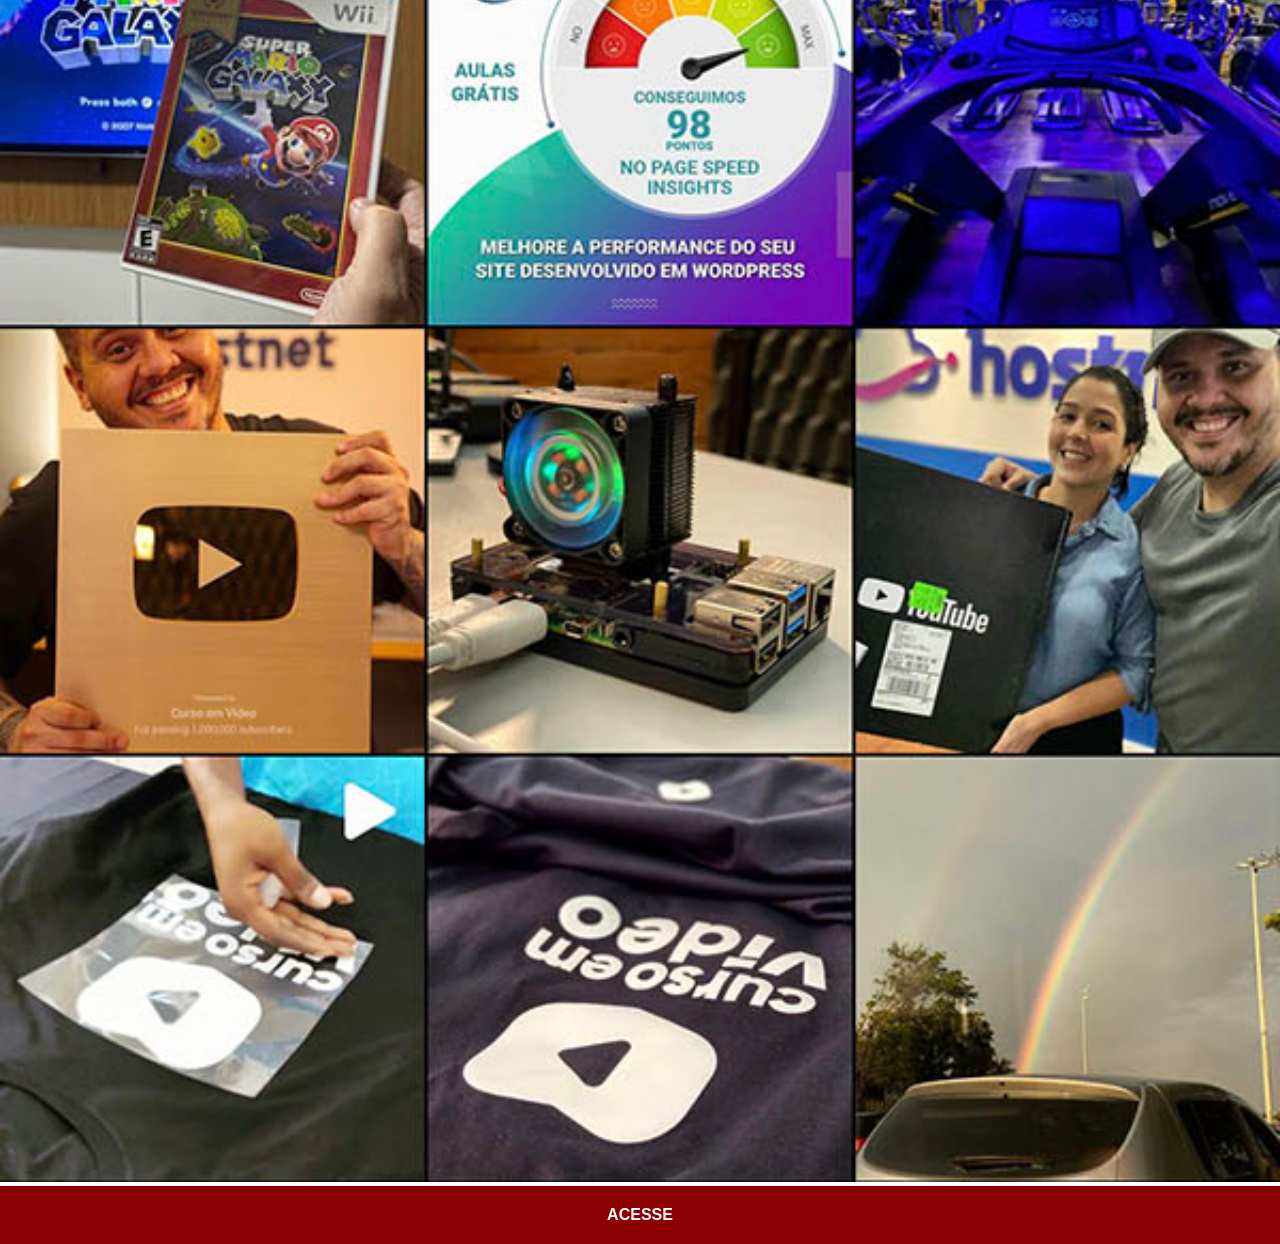
<file: paginas/instagram.html>
<!DOCTYPE html>
<html lang="pt-br">
<head>
    <meta charset="UTF-8">
    <meta name="viewport" content="width=device-width, initial-scale=1.0">
    <title>Instagram</title>
    <link rel="stylesheet" href="../estilos/social.css">
</head>
<body>
    <img src="../pacote-d013/imagens/tela-instagram.jpg" alt="Instagram">
    <a href="https://www.instagram.com/cursoemvideo/" target="_blank">ACESSE</a>
</body>
</html>
</file>
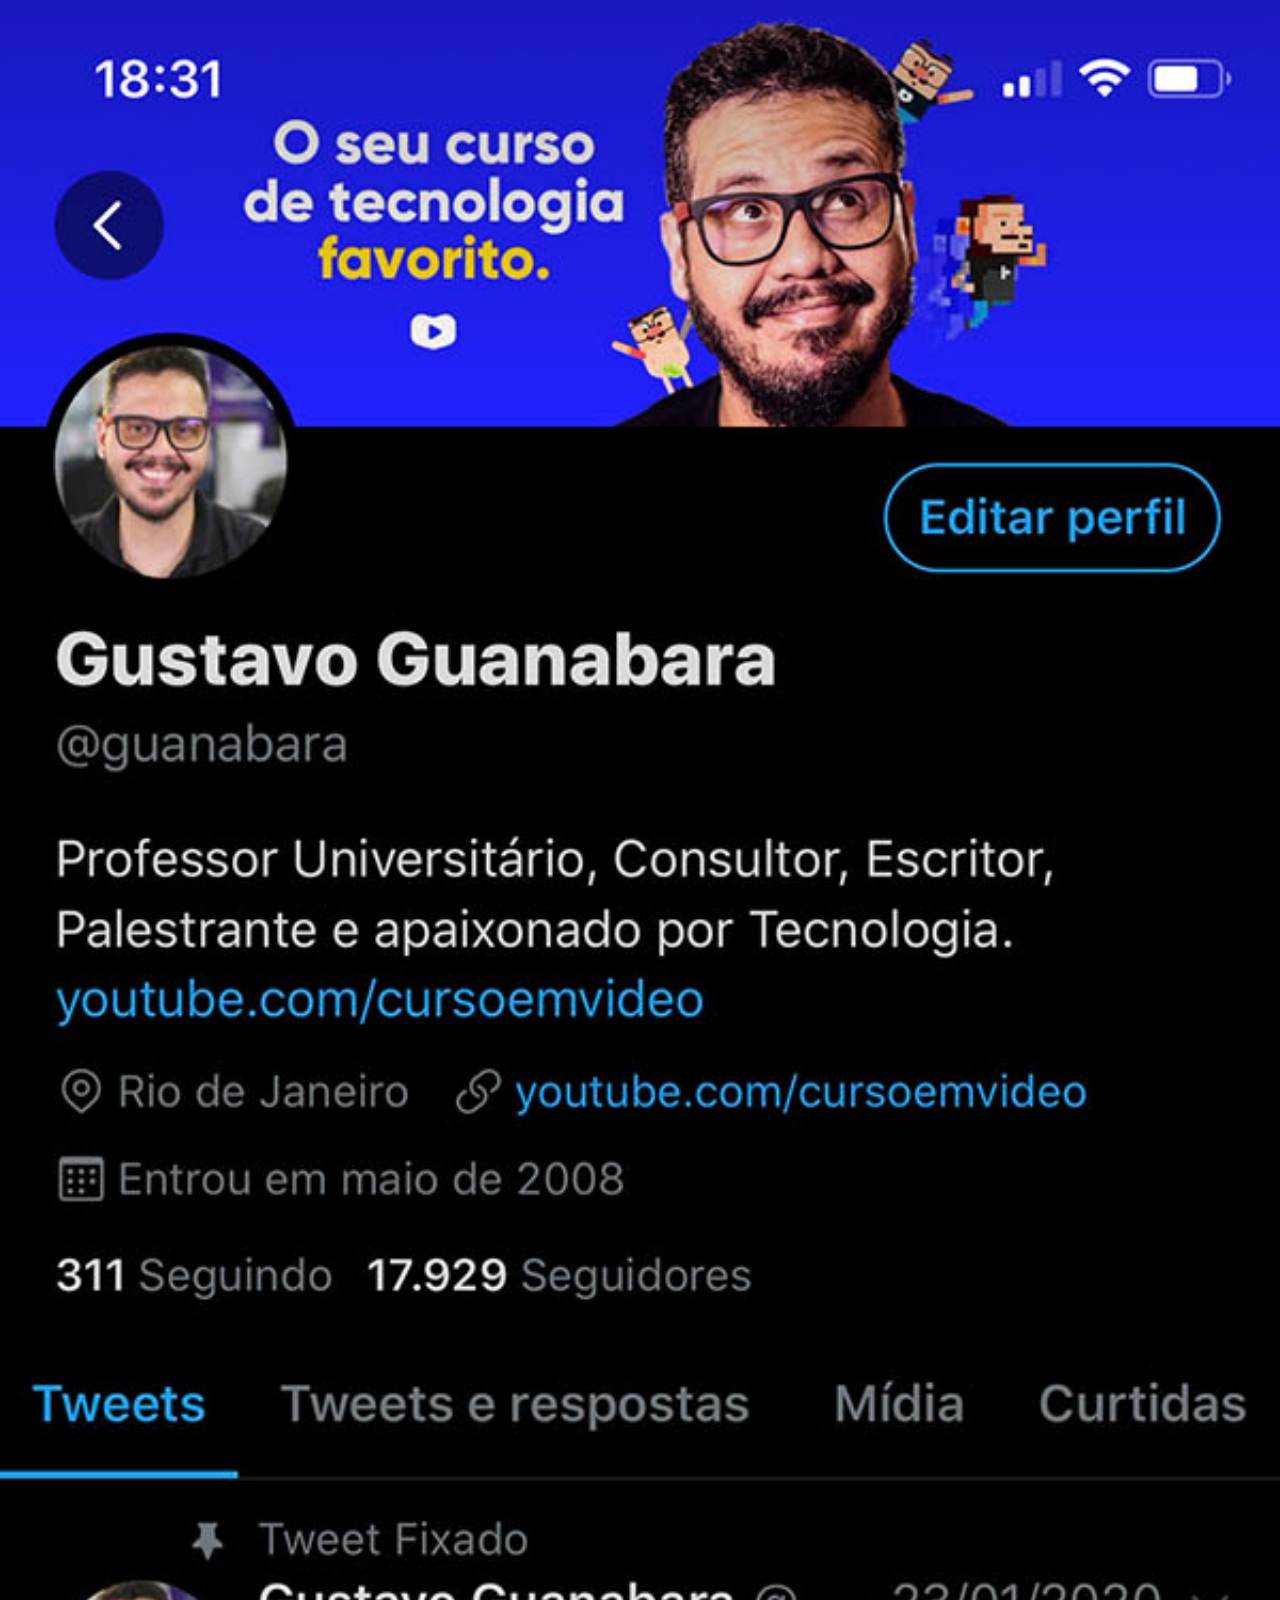
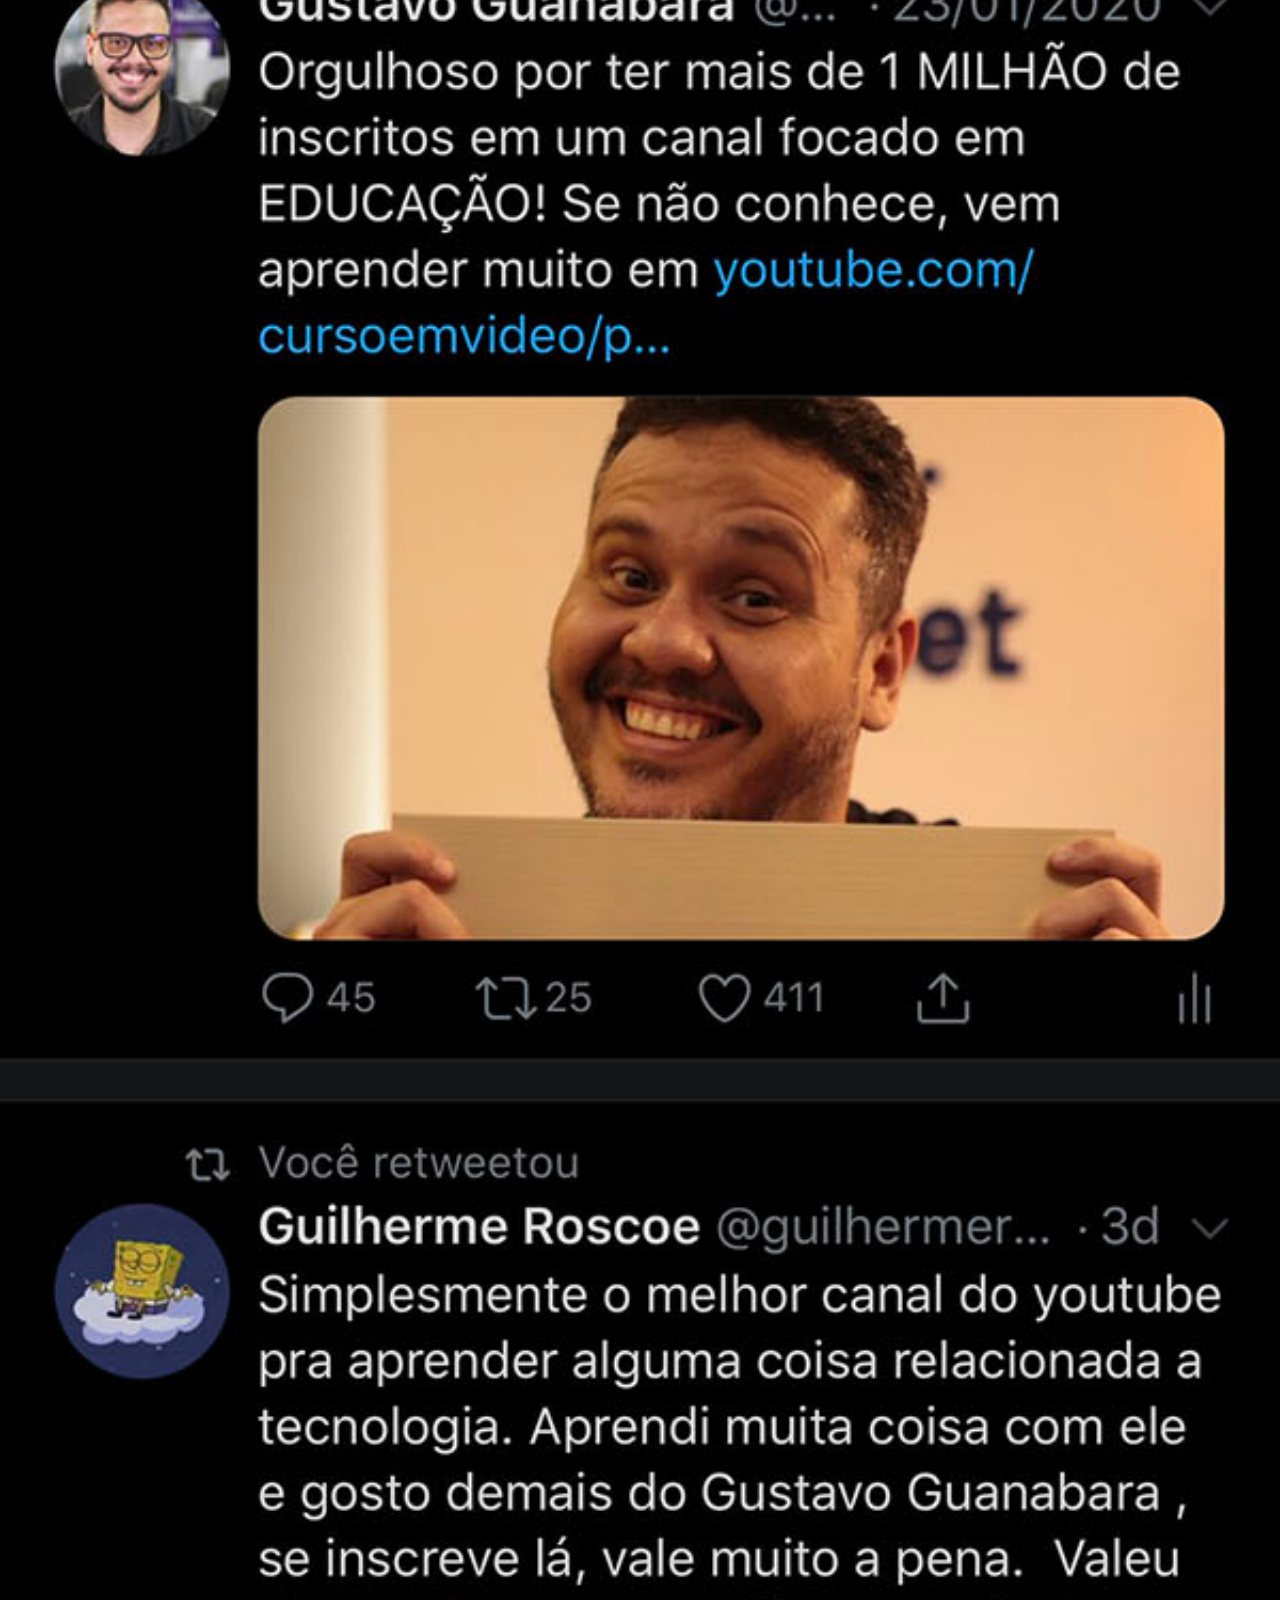
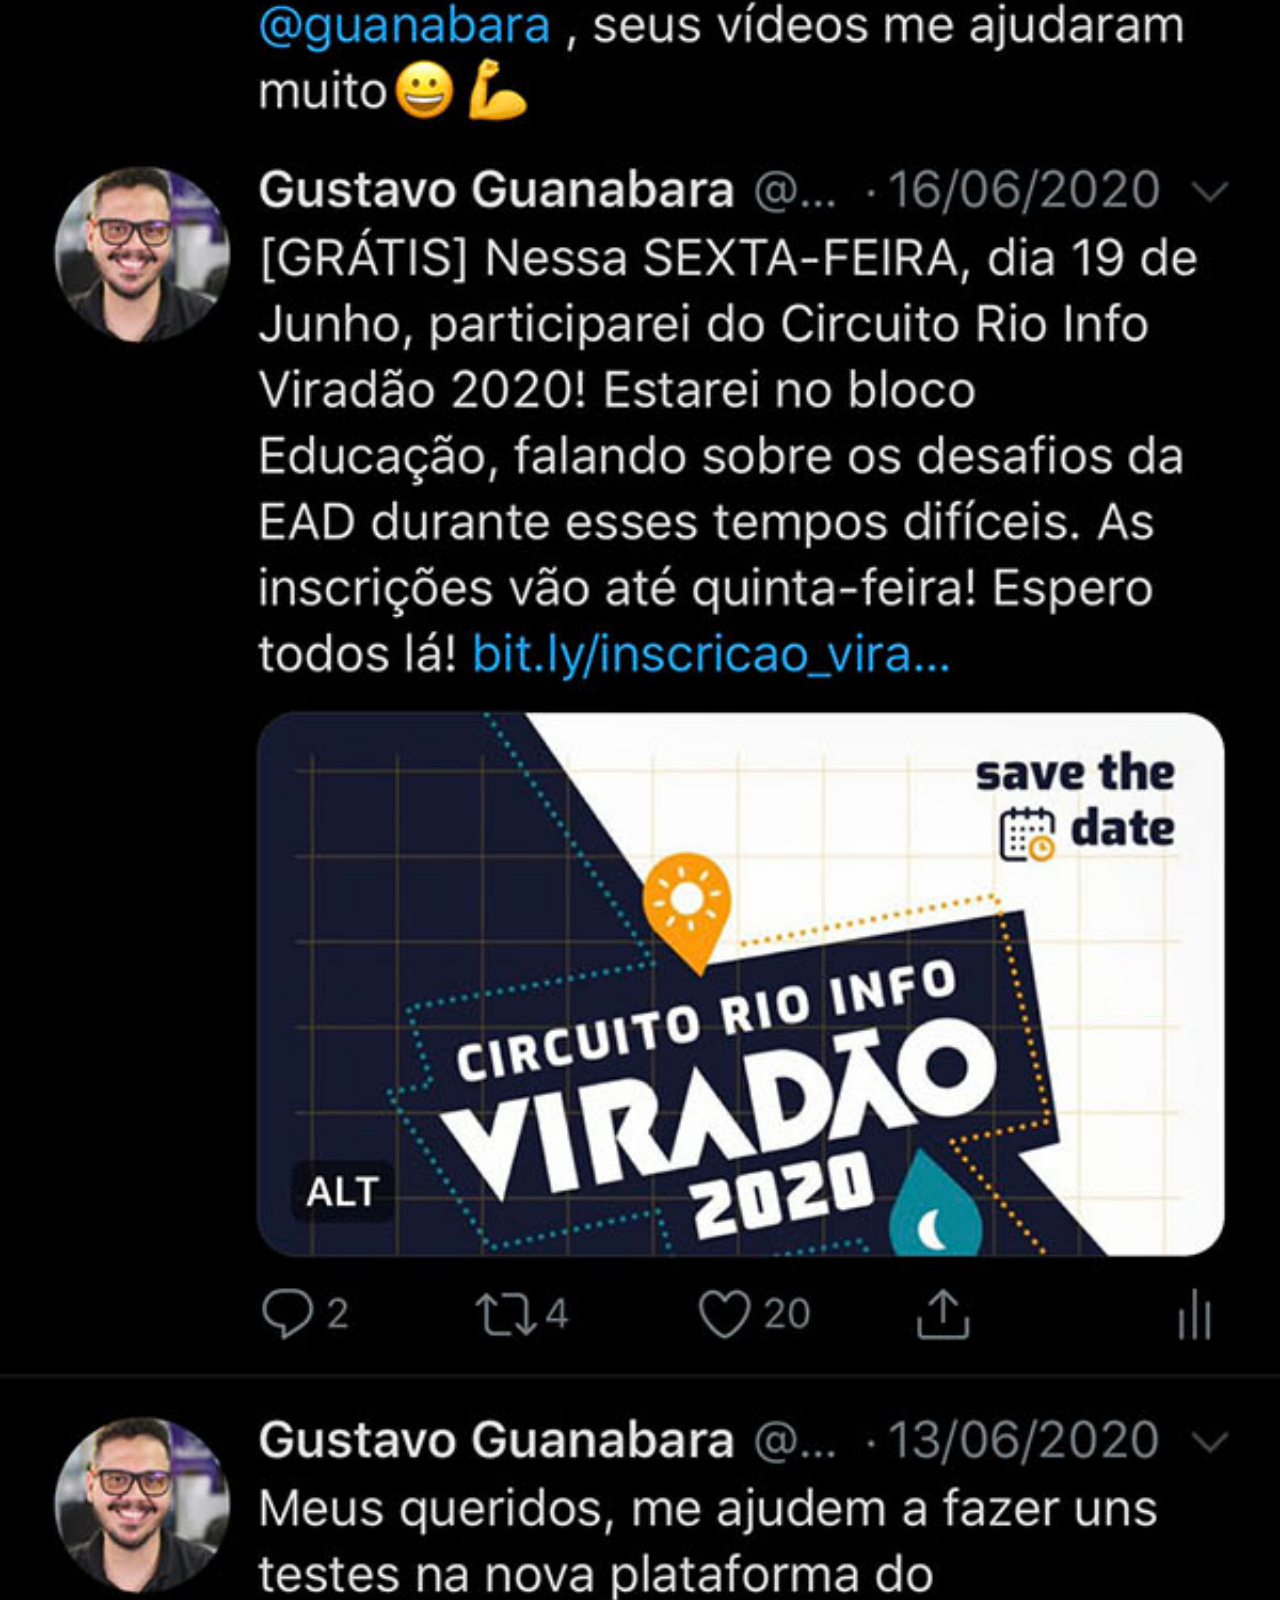
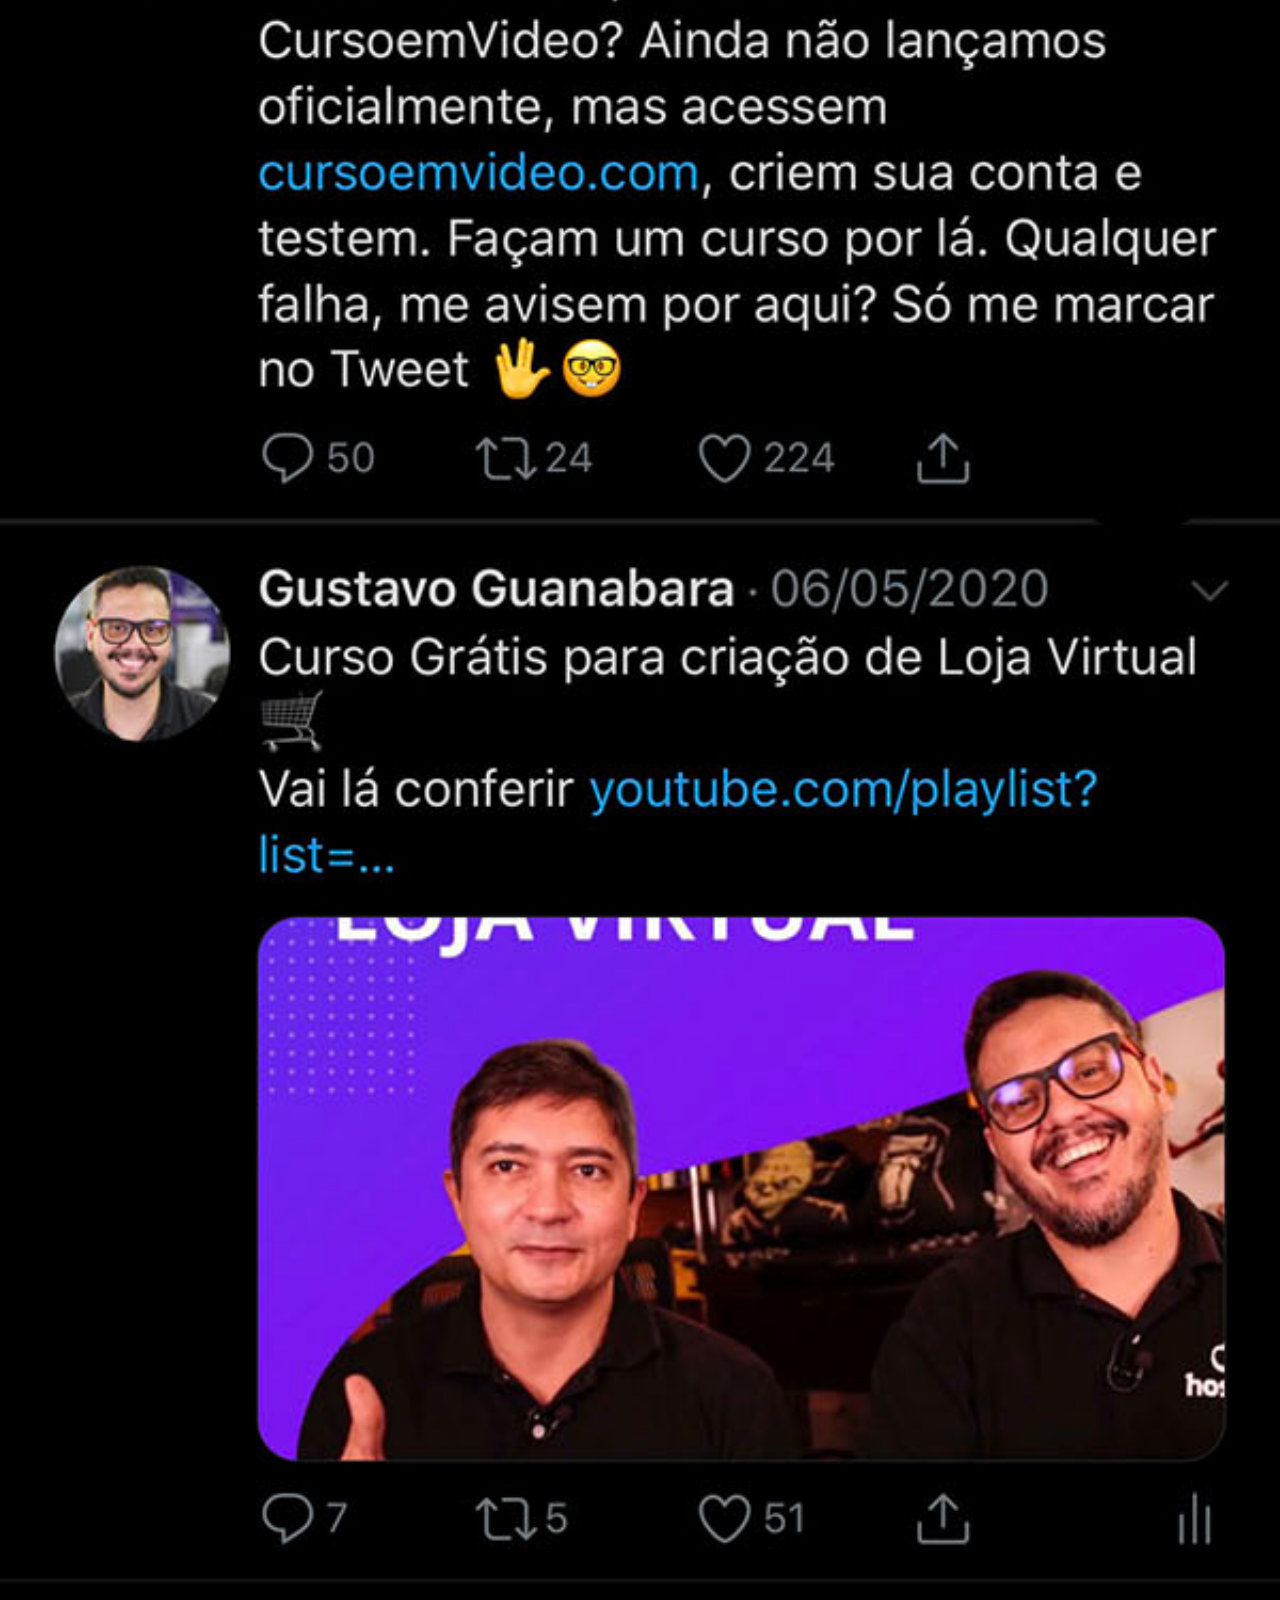
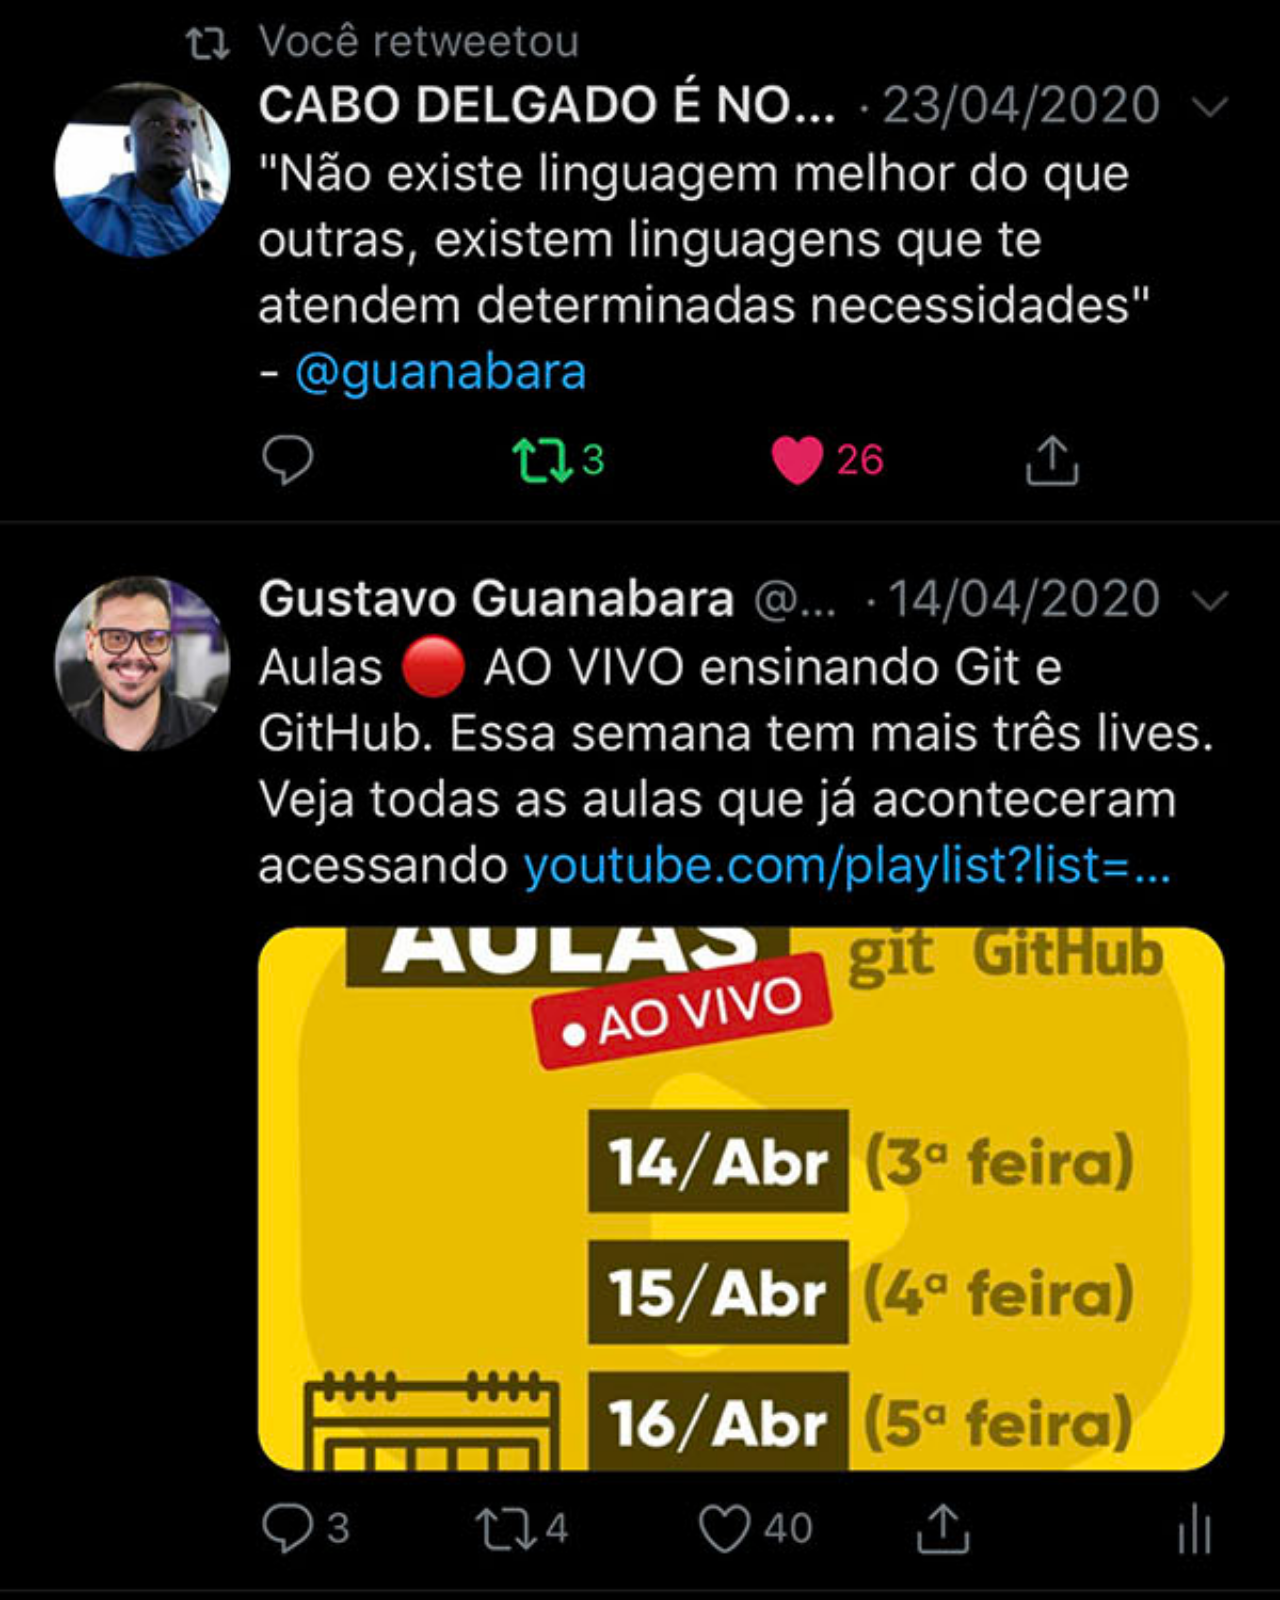
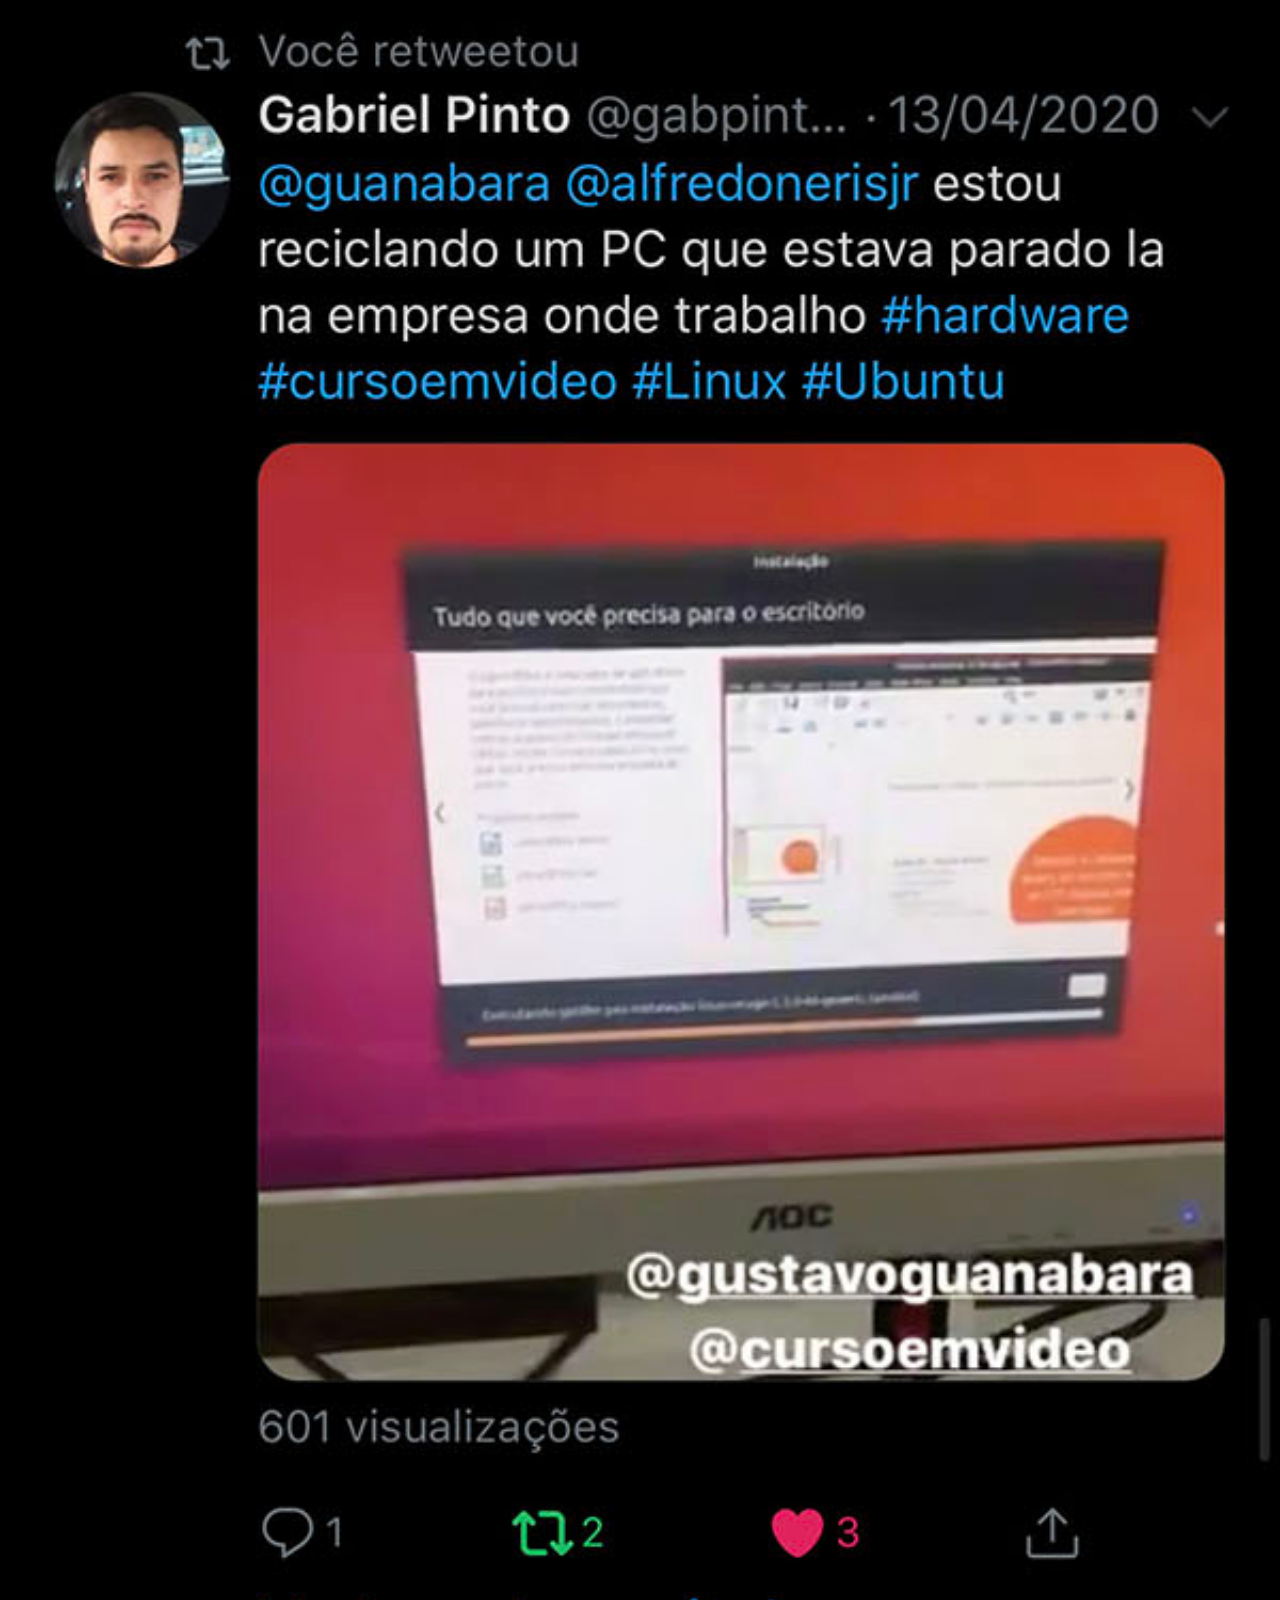
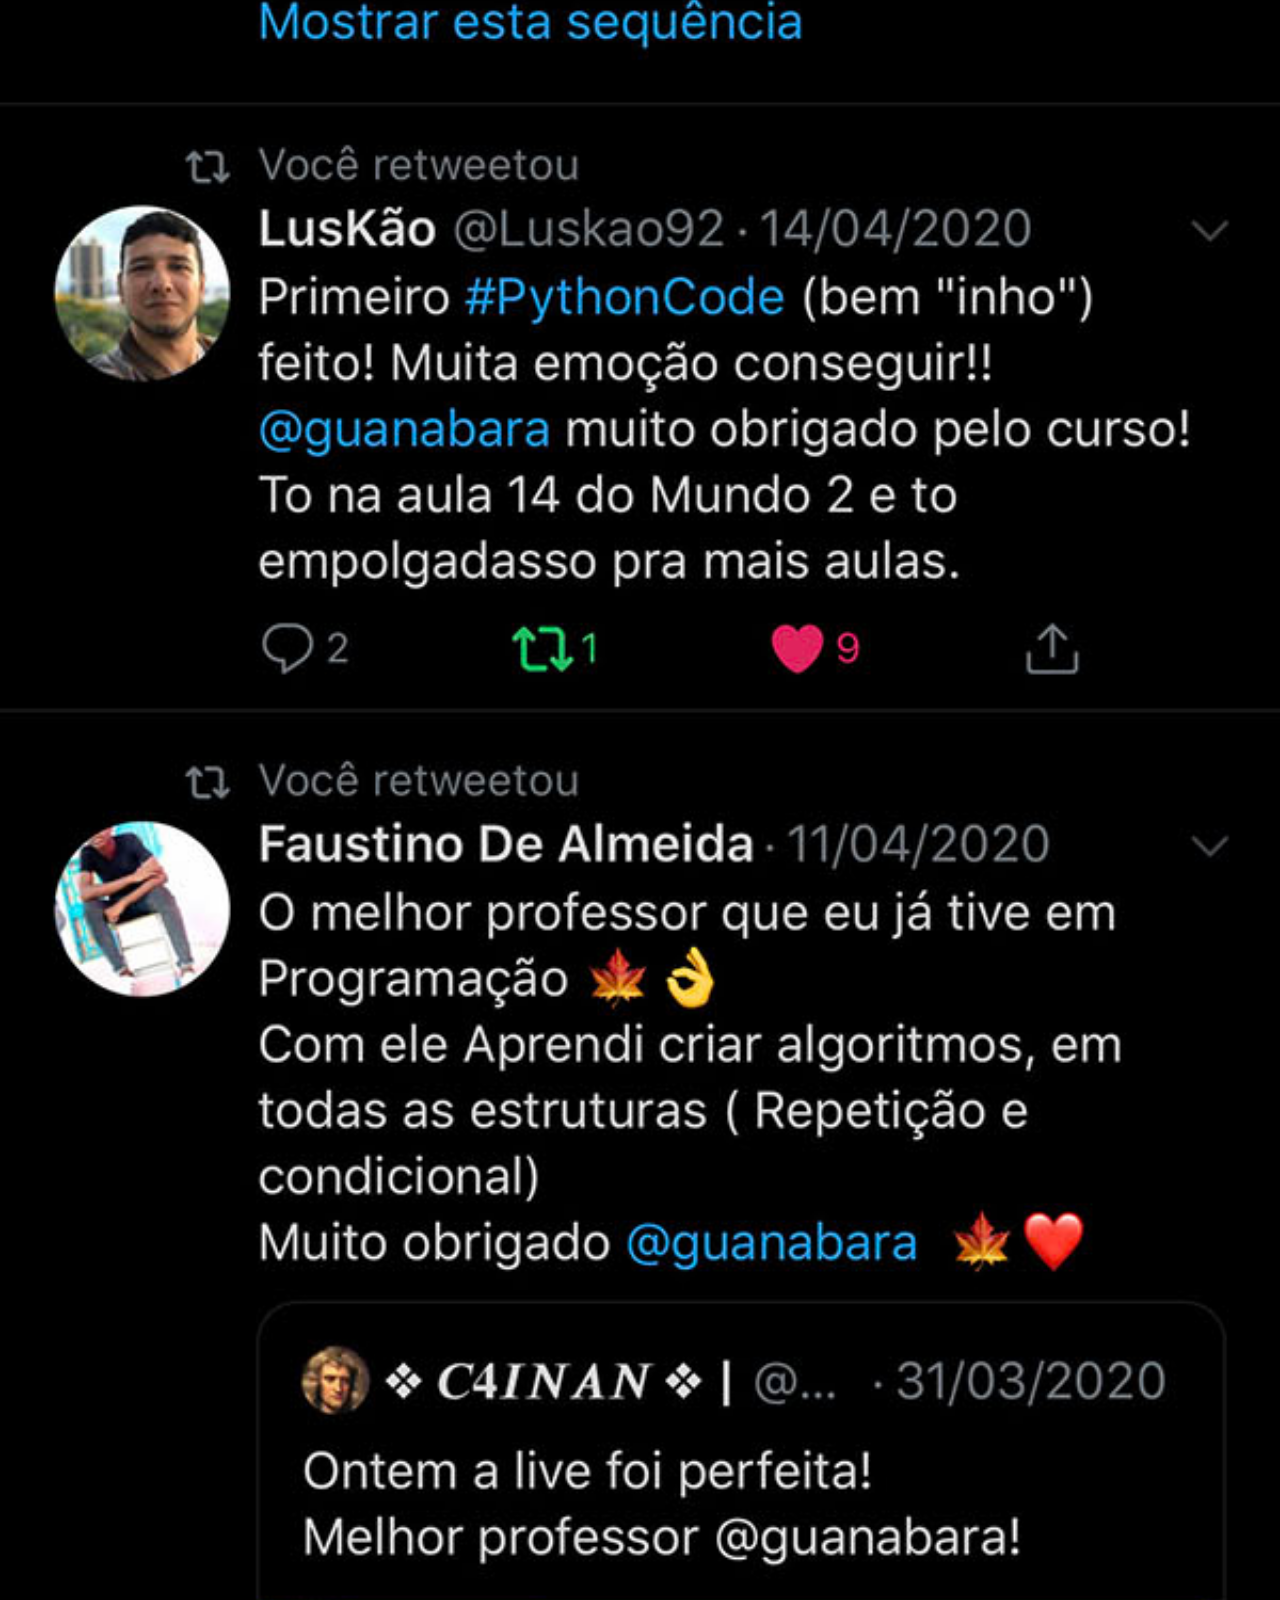
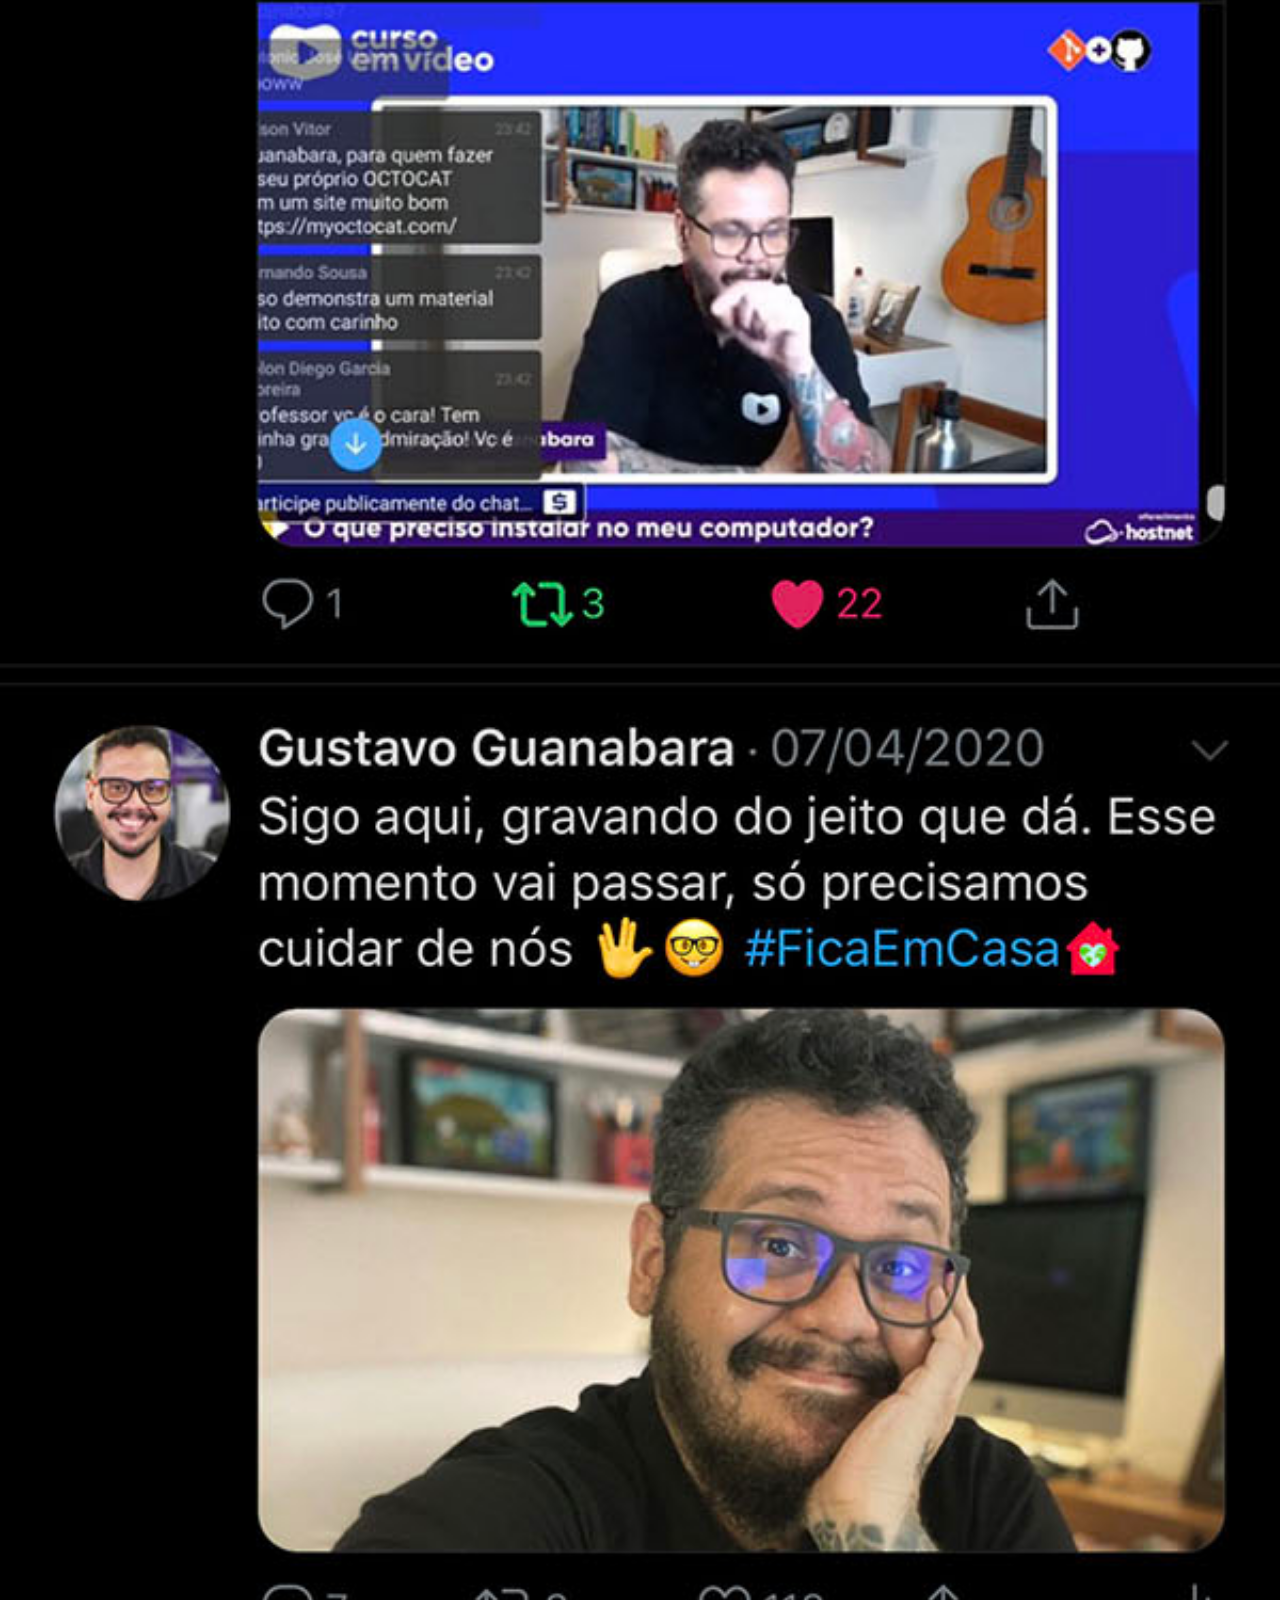
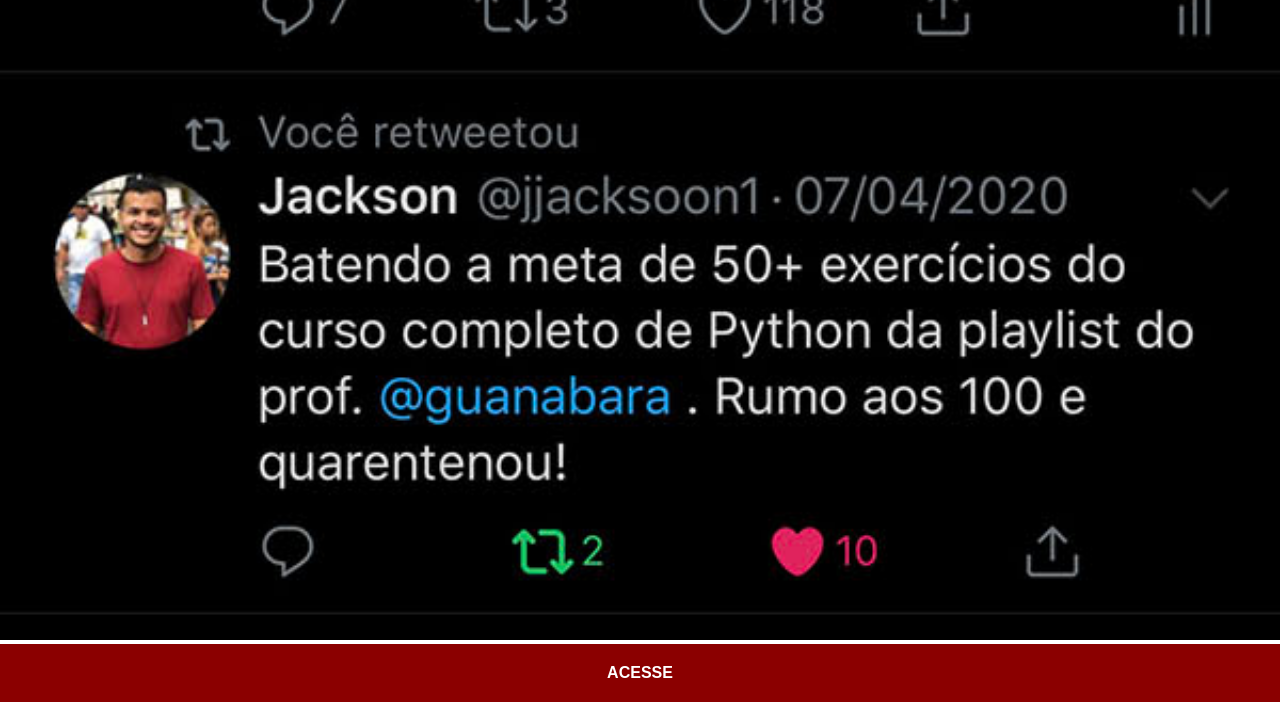
<file: paginas/twitter.html>
<!DOCTYPE html>
<html lang="pt-br">
<head>
    <meta charset="UTF-8">
    <meta name="viewport" content="width=device-width, initial-scale=1.0">
    <title>Twitter</title>
    <link rel="stylesheet" href="../estilos/social.css">
</head>
<body>
    <img src="../pacote-d013/imagens/tela-twitter.jpg" alt="Twitter">
    <a href="https://x.com/guanabara" target="_blank">ACESSE</a>
</body>
</html>
</file>
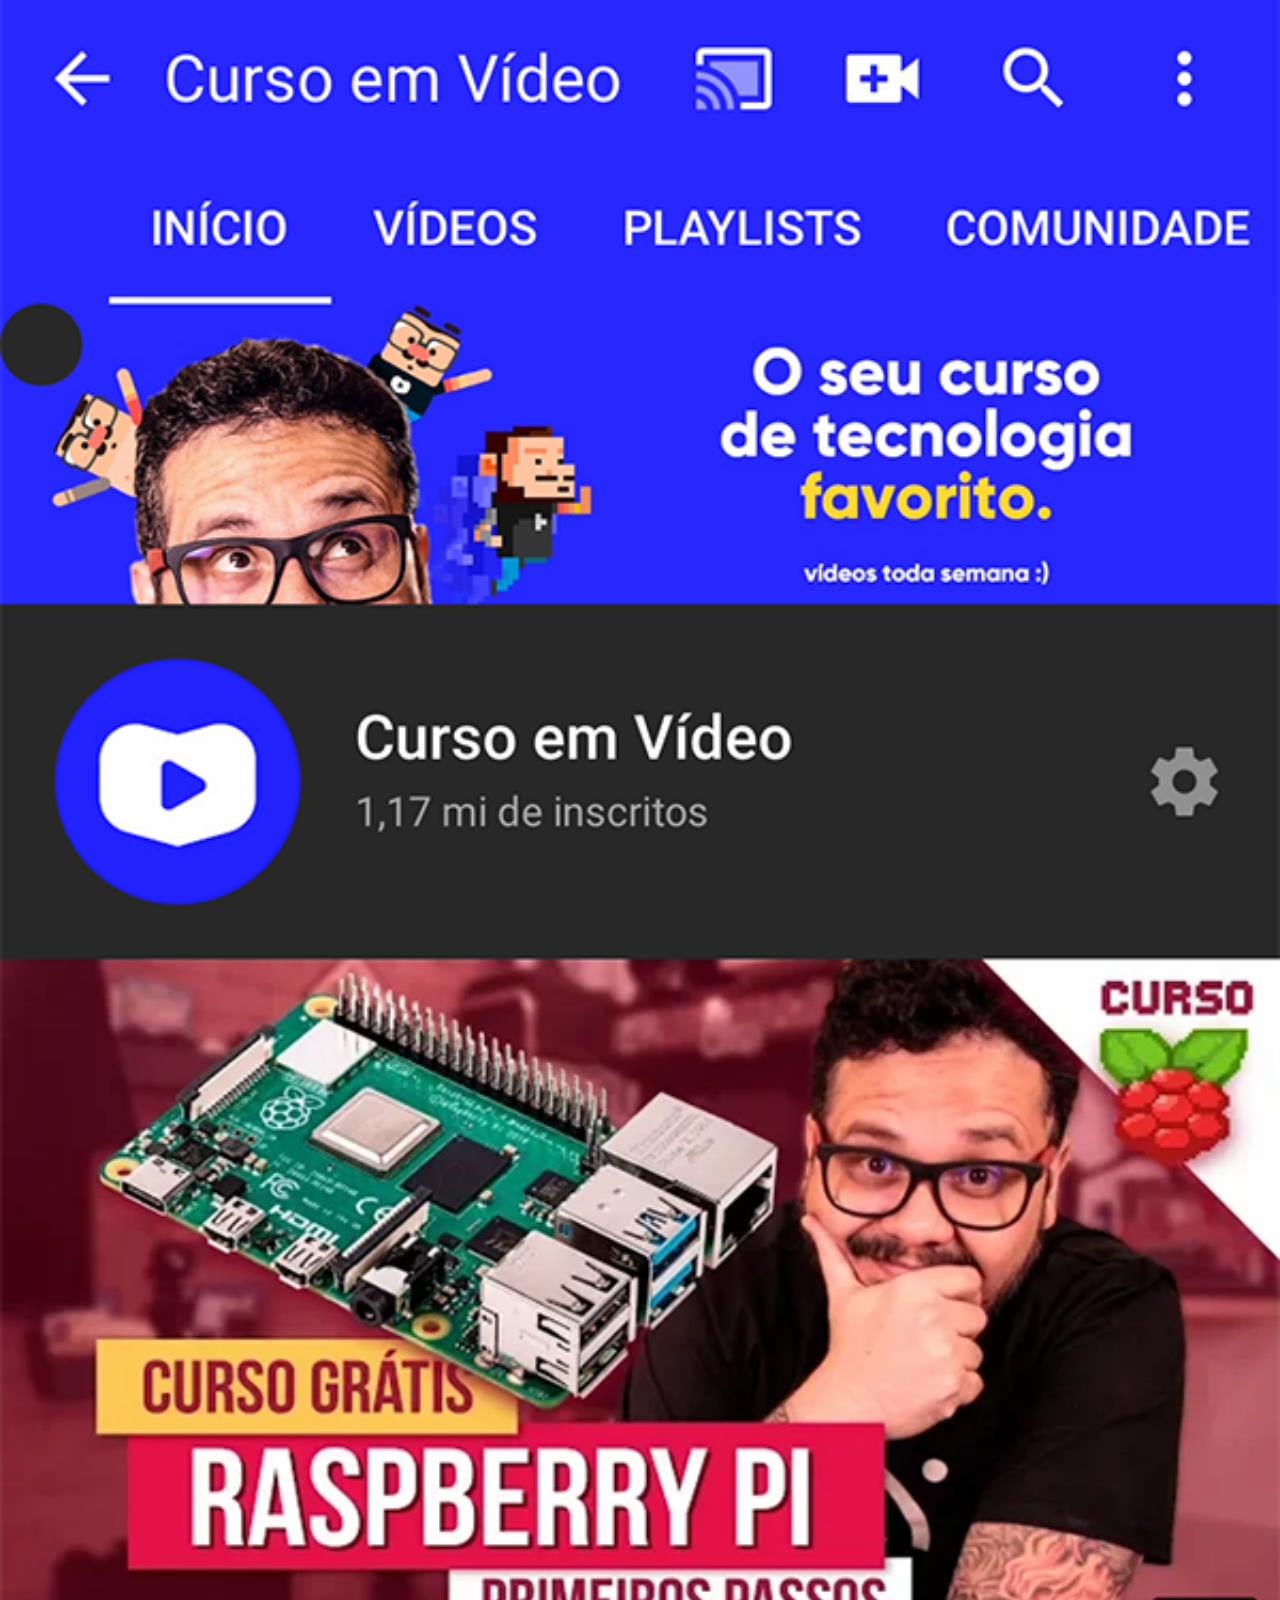
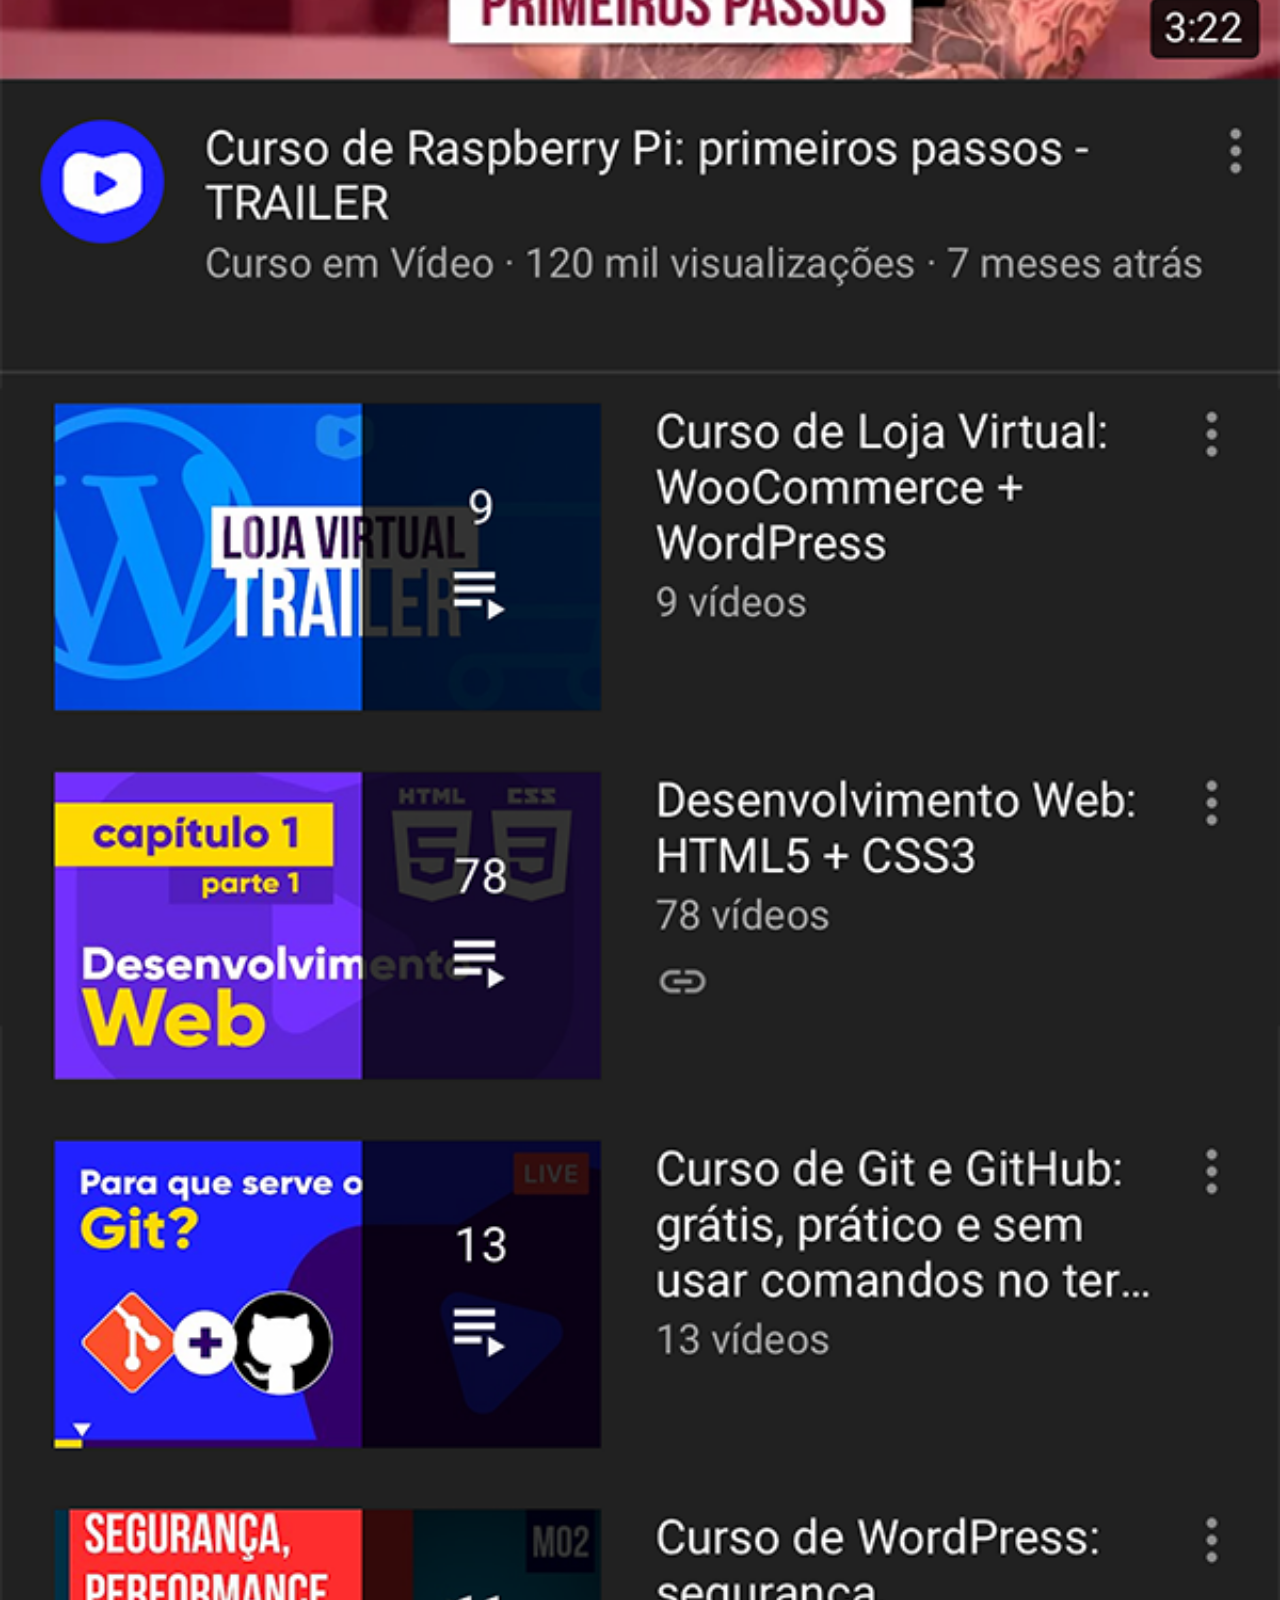
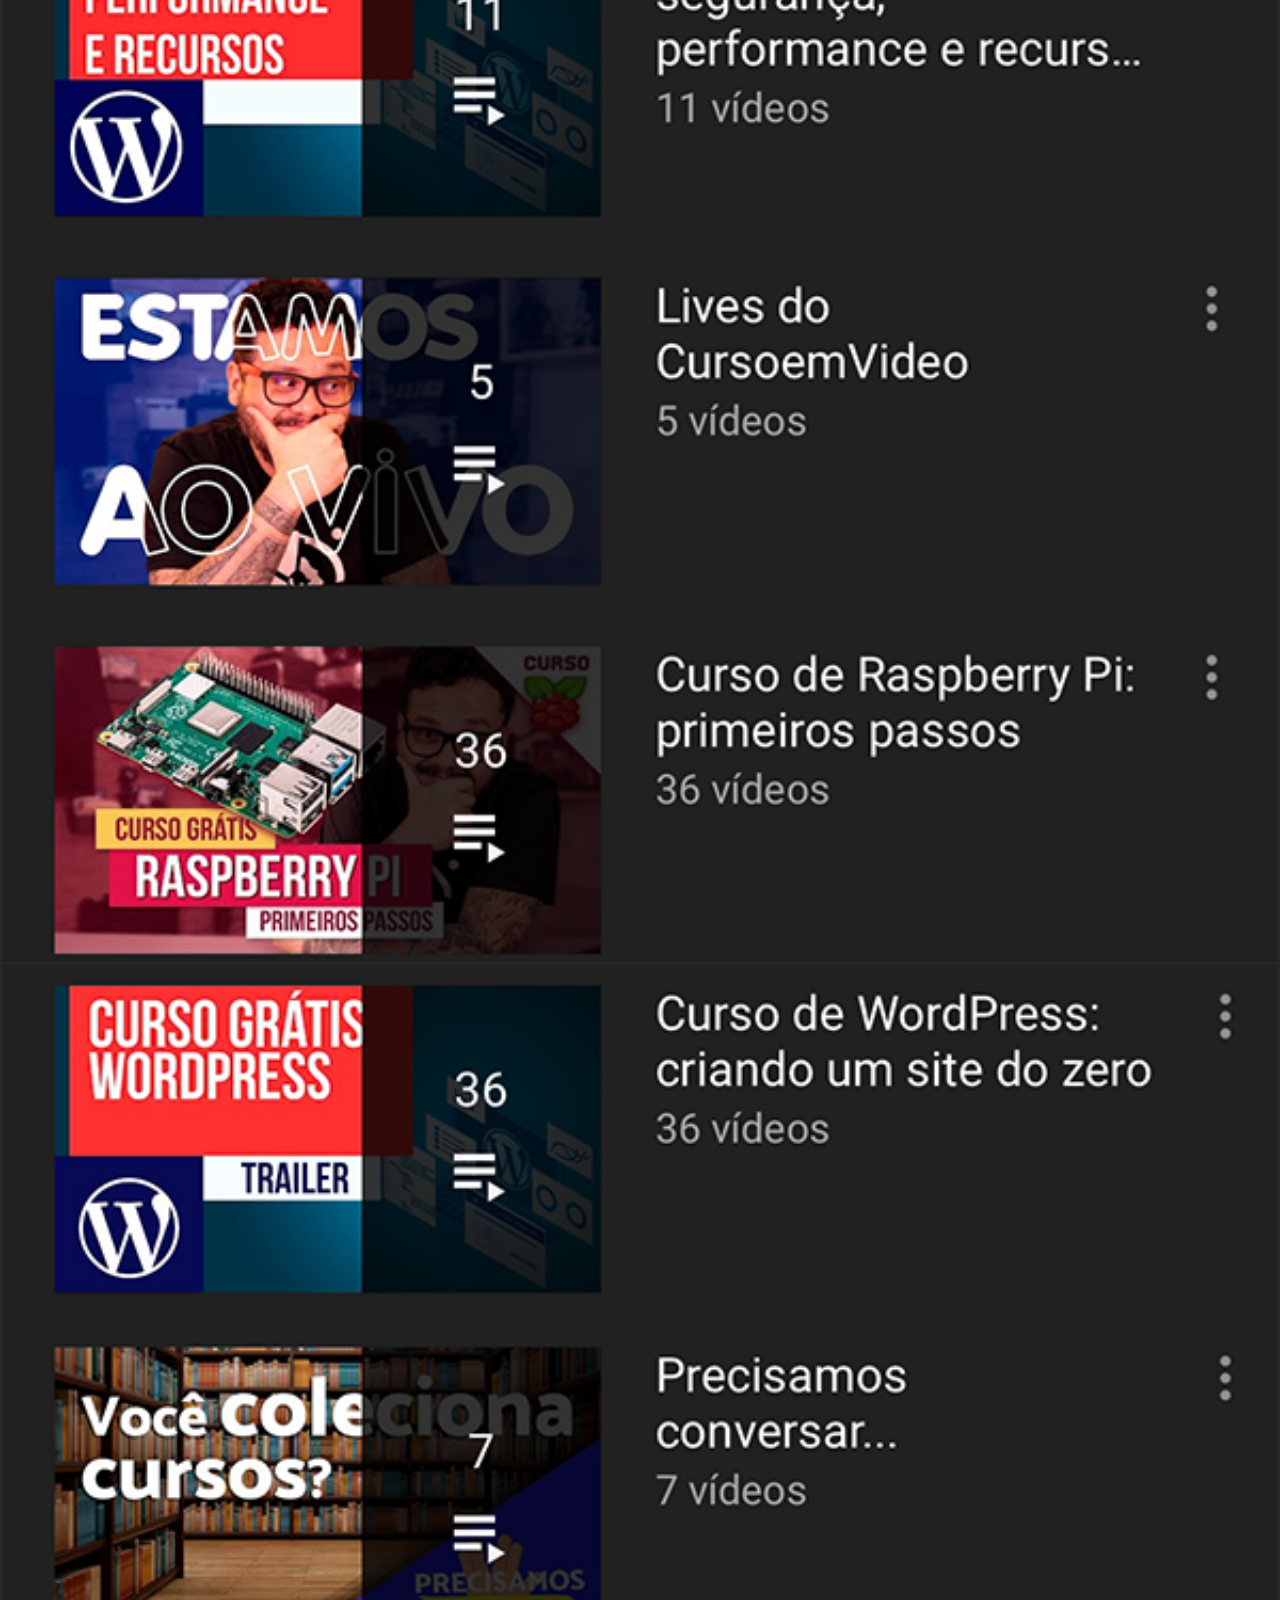
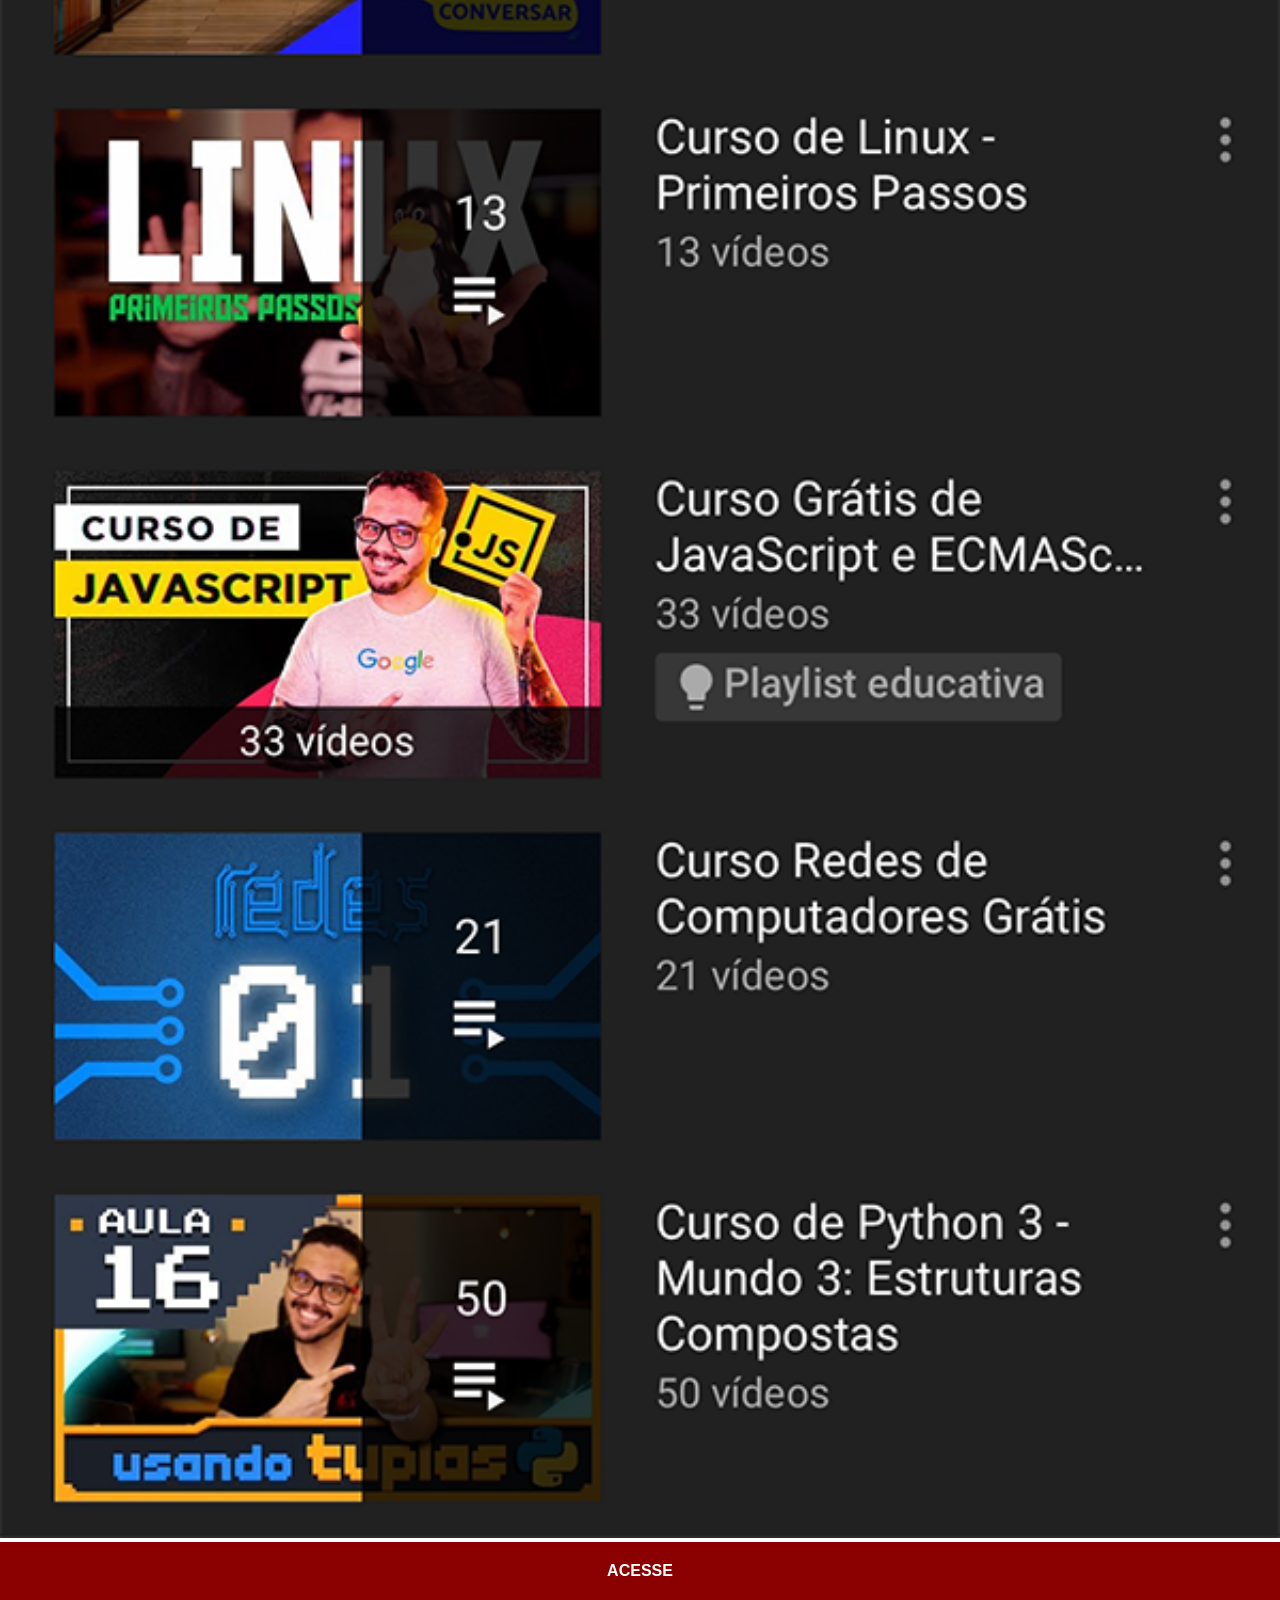
<file: paginas/youtube.html>
<!DOCTYPE html>
<html lang="pt-br">
<head>
    <meta charset="UTF-8">
    <meta name="viewport" content="width=device-width, initial-scale=1.0">
    <link rel="stylesheet" href="../estilos/social.css">
    <title>Youtube</title>
</head>
<body> 
    <img src="../pacote-d013/imagens/tela-youtube.png" alt="Youtube">
    <a href="https://www.youtube.com/@cursoemvideo/playlists" target="_blank">ACESSE</a>
    
</body>
</html>
</file>
<file: estilos/style.css>
@charset "UTF-8";

* {
    margin: 0px;
    padding: 0px;
    font-family: Arial, Helvetica, sans-serif;
}

html, body{
    height: 100vh;
    width: 100vw;
    background-color: black;
}

body{
    background: url('../pacote-d013/imagens/fundo-madeira.jpg') top center / cover no-repeat fixed;
}

main{
    position: relative;
    height: 100vh;
}

section#telefone{
    position: absolute;
    top: 50%;
    left: 50%;
    transform: translate(-50%, -50%);

    height: 627px;
    width: 311px;
    background-image: url(../pacote-d013/imagens/frame-iphone.png);
    background-repeat: no-repeat;
}

iframe#tela{
    position: relative;
    top: 80px;
    left: 22px;
    width: 267px;
    height: 471px;
}

section#redes-sociais{
    text-align: right;
}


section#redes-sociais img{
    width: 50px;
    border-radius: 50%;
    margin: 10px;
    box-shadow: 2px 2px 5px rgba(0, 0, 0, 0.400);
    box-sizing: border-box;
}

section#redes-sociais img:hover{
    border: 2px solid rgba(255, 255, 255, 0.57);
    transform: translate(-5px, -5px);
    box-shadow: 5px 5px 10px rgba(0, 0, 0, 0.450);
    transition: transform 0.5s, border 1s;
}
</file>
<file: estilos/social.css>
@charset "UTF-8";

* {
margin: 0px;
padding: 0px;
font-family: Arial, Helvetica, sans-serif;
}

::-webkit-scrollbar{
    width: 0px;
    height: 0px;
}

img{
    width: 100vw;
}

a{
    display: block;
    padding: 20px;
    background-color: darkred;
    color: white;
    text-align: center;
    font-weight: bolder;
    text-decoration:none;
}

a:hover{
    text-decoration: underline;
    transform: translate(3px, -3px);
    background-color: red;
}
</file>
